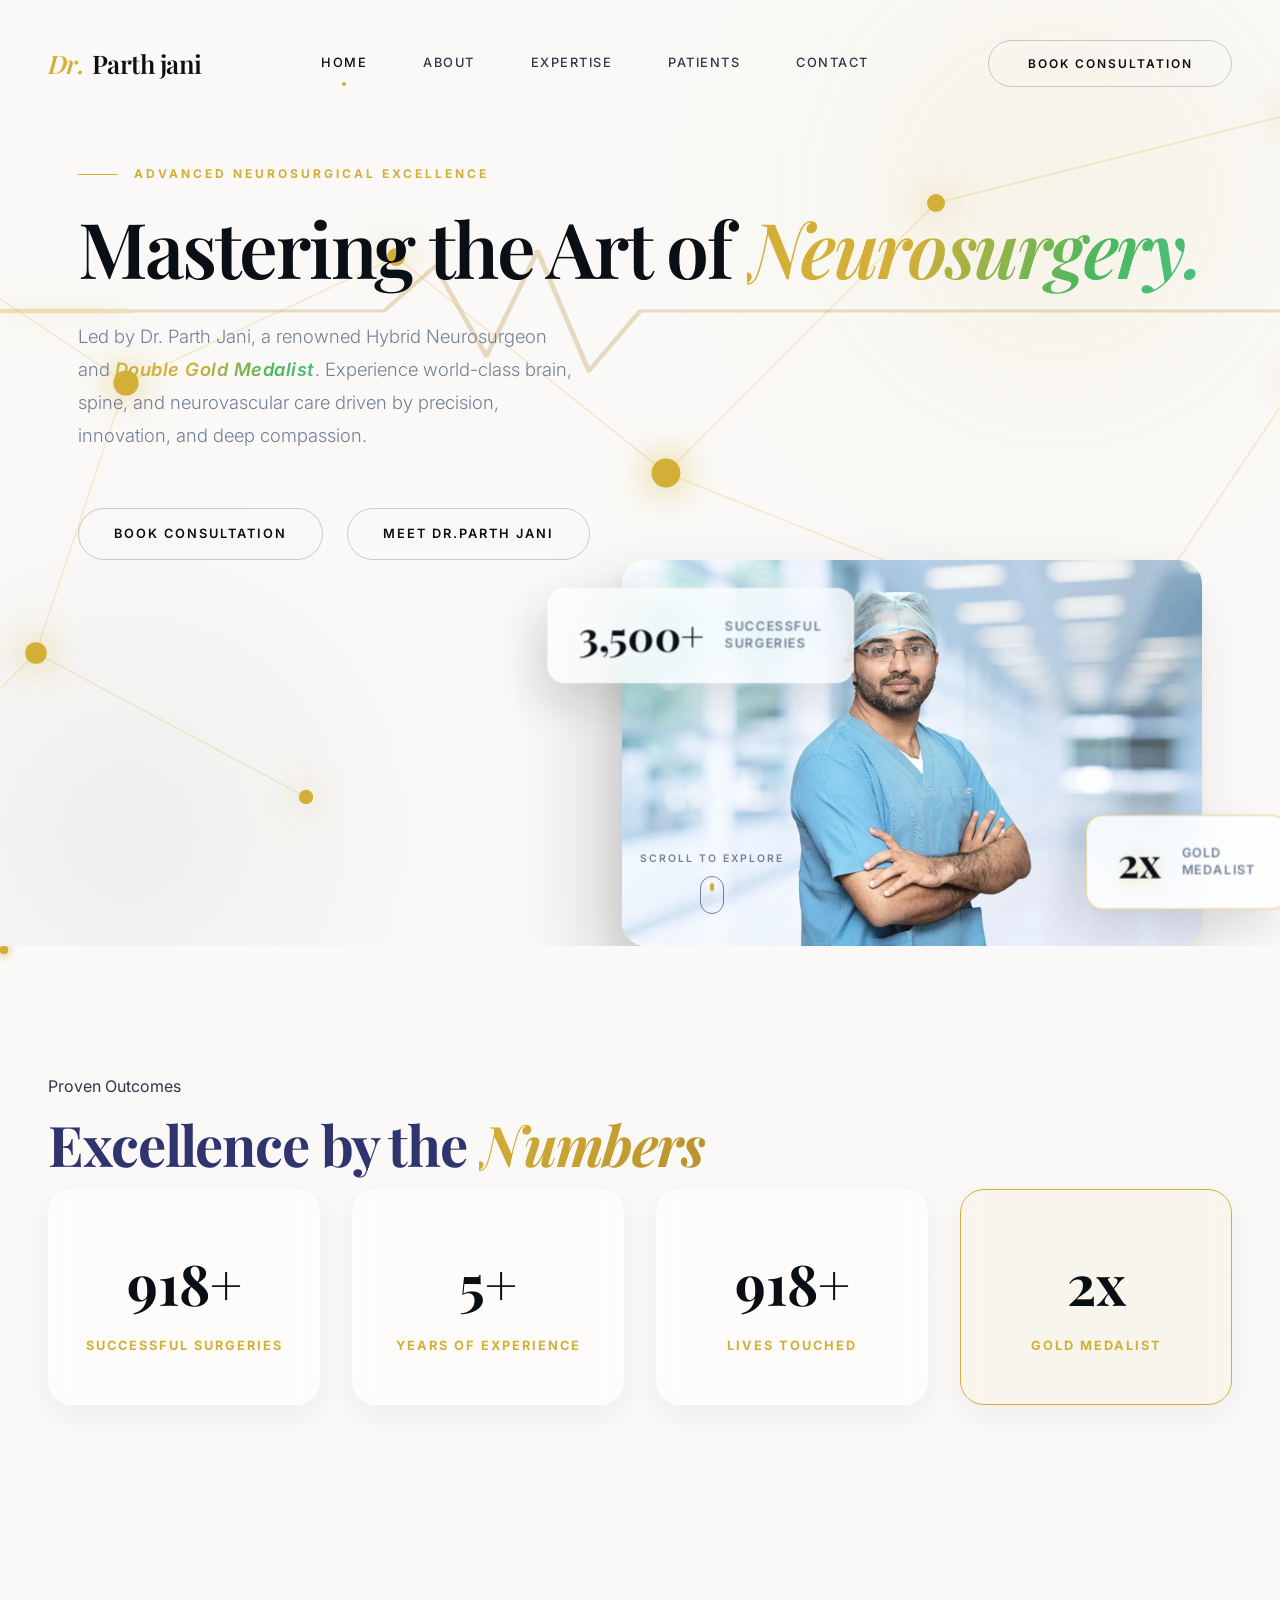
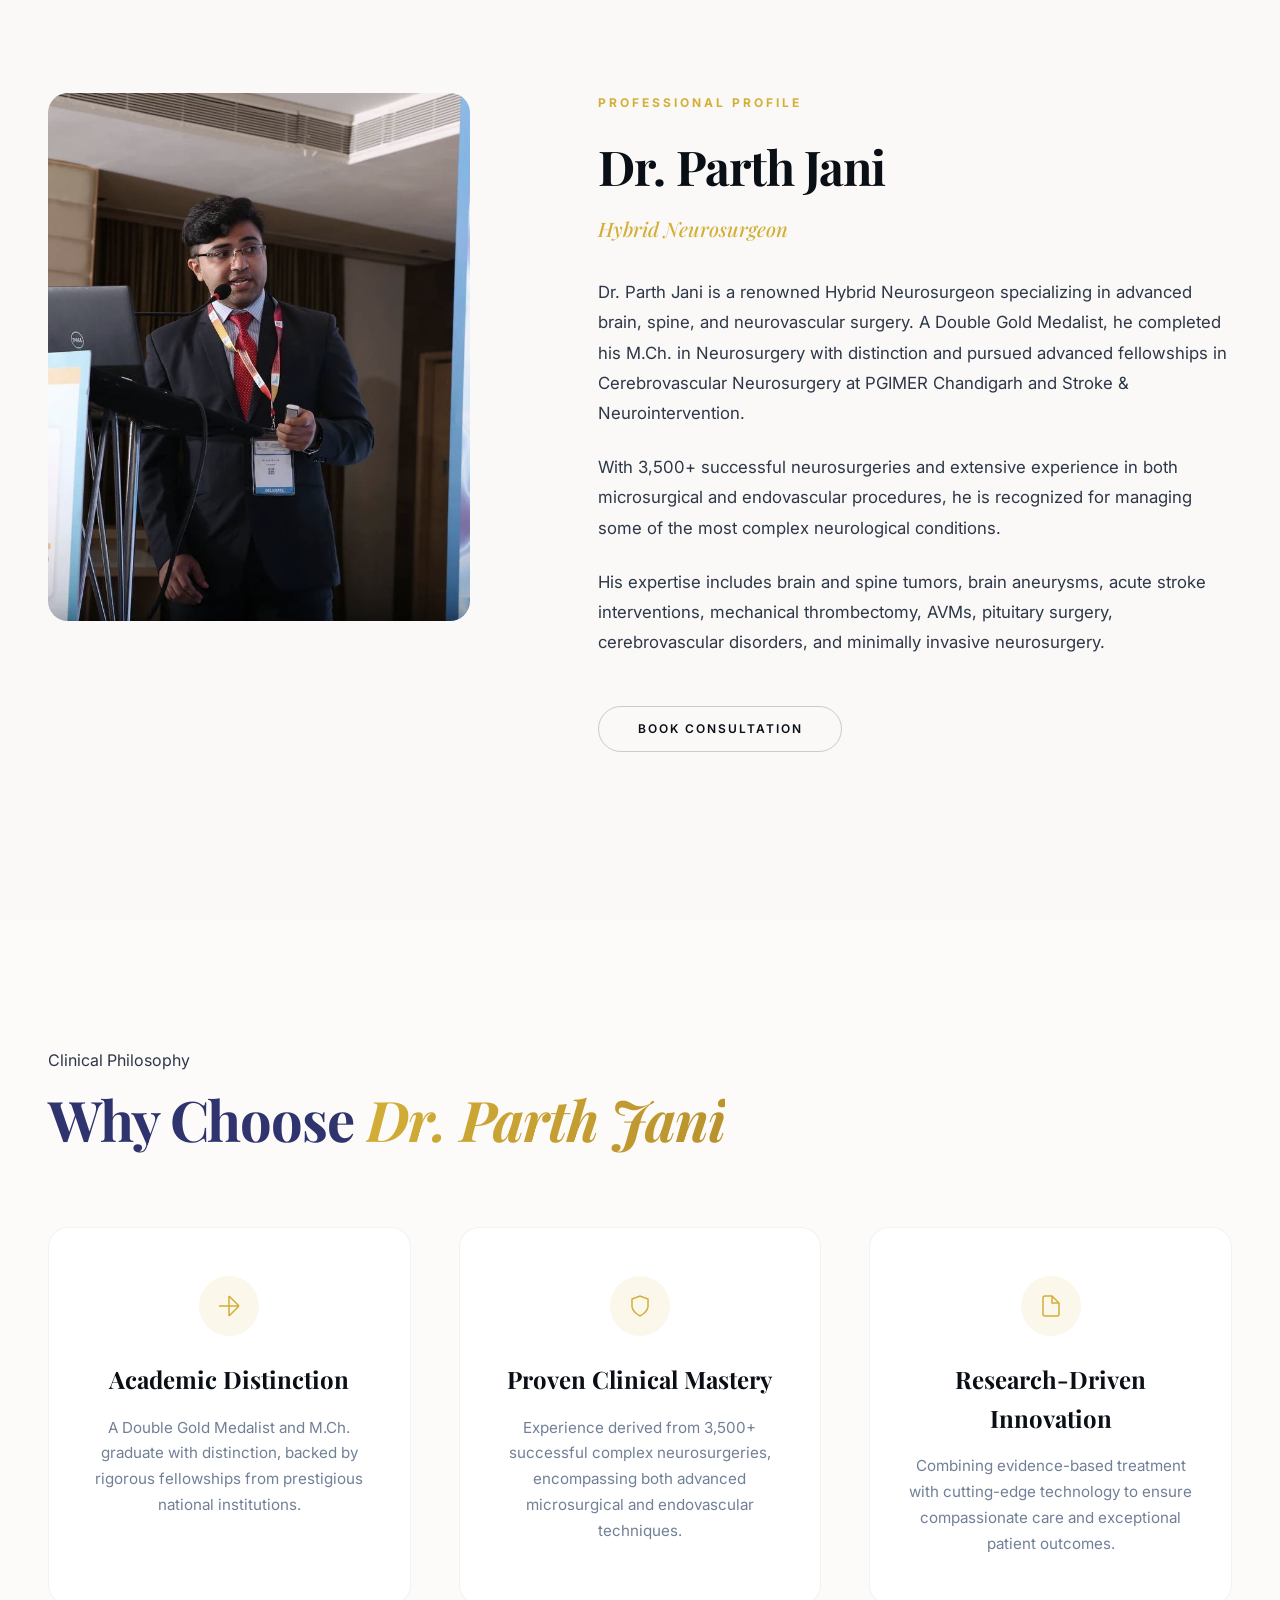
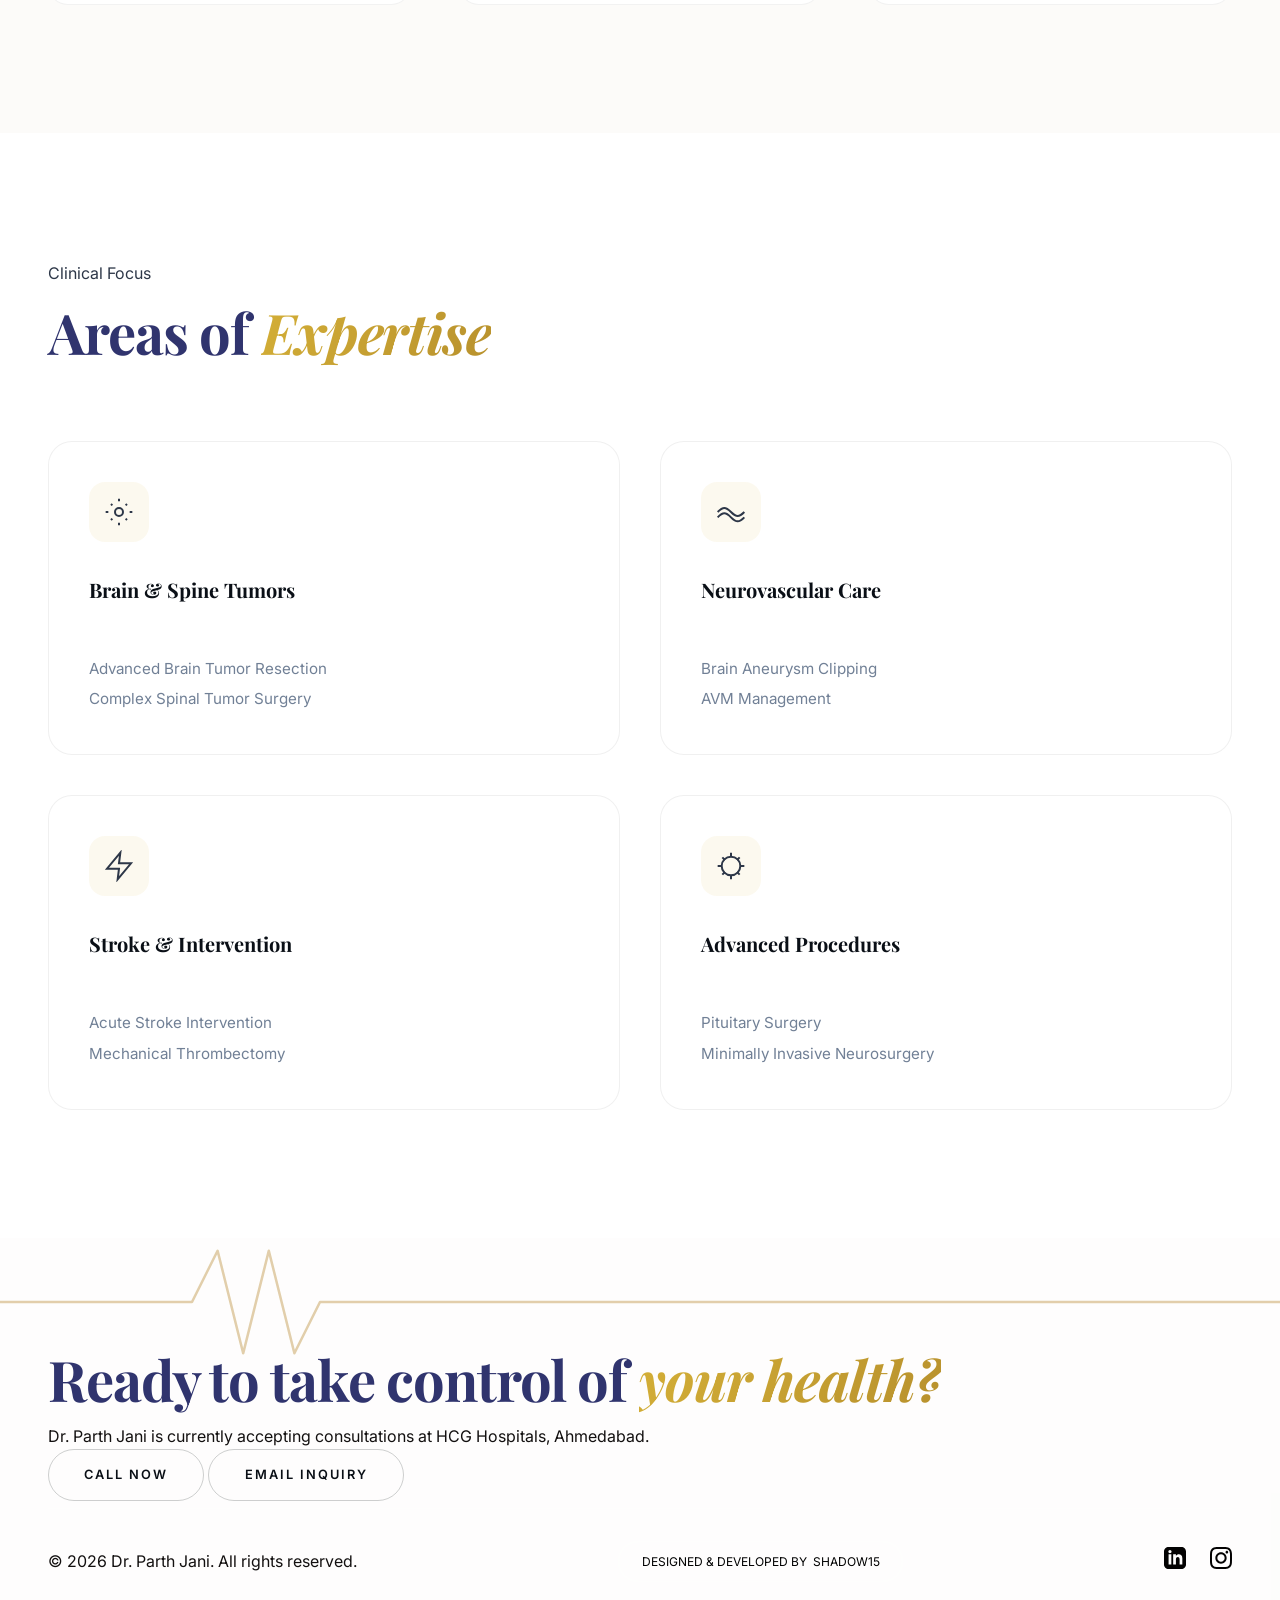
<file: index.html>
<!DOCTYPE html>
<html lang="en">
<head>
    <meta charset="UTF-8">
    <meta name="viewport" content="width=device-width, initial-scale=1.0">
    <title>Dr.Parth Jani | Portfolio Website </title>
    
    <link rel="preconnect" href="https://fonts.googleapis.com">
    <link rel="preconnect" href="https://fonts.gstatic.com" crossorigin>
    <link href="https://fonts.googleapis.com/css2?family=Inter:wght@300;400;500&family=Playfair+Display:ital,wght@0,600;0,700;1,600&display=swap" rel="stylesheet">
    
    <link rel="stylesheet" href="style.css">
</head>
<body>

    <header class="header" id="header">
        <nav class="navbar container">
            <a href="index.html" class="nav-logo">
                <span class="logo-accent">Dr.</span> Parth jani
            </a>

            <div class="nav-menu" id="nav-menu">
                <ul class="nav-list">
                    <li class="nav-item"><a href="index.html" class="nav-link active">Home</a></li>
                    <li class="nav-item"><a href="about.html" class="nav-link">About</a></li>
                    <li class="nav-item"><a href="expertise.html" class="nav-link">Expertise</a></li>
                    <li class="nav-item"><a href="testimonials.html" class="nav-link">Patients</a></li>
                    <li class="nav-item"><a href="contact.html" class="nav-link ">Contact</a></li>
                    
                    
                </ul>
                
                <div class="nav-close" id="nav-close">
                    <span class="line line-1"></span>
                    <span class="line line-2"></span>
                </div>
            </div>

            <div class="nav-actions">
             <a href="contact.html" class="btn-primary">Book Consultation</a>
                
                <div class="nav-toggle" id="nav-toggle">
                    <span class="line line-1"></span>
                    <span class="line line-2"></span>
                    <span class="line line-3"></span>
                </div>
            </div>
        </nav>
    </header>
    <!-- ==================== HERO SECTION (ULTRA-PREMIUM MEDICAL) ==================== -->
    <main class="main">
        <section class="hero section" id="home">
            
            <!-- === ADVANCED HEAVILY LOADED MEDICAL BACKGROUND === -->
            <div class="medical-bg">
                
                <!-- [DESKTOP]: Neurology Synapses & Tech Grid -->
                <div class="desktop-medical-bg">
                    <!-- Firing Brain Synapse Network -->
                    <svg class="brain-network" viewBox="0 0 1000 600" preserveAspectRatio="xMidYMid slice">
                        <g class="neural-links">
                            <path d="M100,150 L250,250 L400,180" class="neuron-link"/>
                            <path d="M250,250 L200,400 L350,480" class="neuron-link"/>
                            <path d="M400,180 L550,300 L700,150" class="neuron-link"/>
                            <path d="M550,300 L800,400 L900,250" class="neuron-link"/>
                            <path d="M700,150 L900,100" class="neuron-link"/>
                            <path d="M200,400 L100,500" class="neuron-link"/>
                        </g>
                        <g class="neural-nodes">
                            <circle cx="100" cy="150" r="4" class="neuron-node node-1"/>
                            <circle cx="250" cy="250" r="7" class="neuron-node node-2"/>
                            <circle cx="400" cy="180" r="5" class="neuron-node node-3"/>
                            <circle cx="200" cy="400" r="6" class="neuron-node node-4"/>
                            <circle cx="350" cy="480" r="4" class="neuron-node node-5"/>
                            <circle cx="550" cy="300" r="8" class="neuron-node node-1"/>
                            <circle cx="700" cy="150" r="5" class="neuron-node node-2"/>
                            <circle cx="800" cy="400" r="6" class="neuron-node node-3"/>
                            <circle cx="900" cy="250" r="4" class="neuron-node node-4"/>
                            <circle cx="900" cy="100" r="5" class="neuron-node node-5"/>
                            <circle cx="100" cy="500" r="5" class="neuron-node node-3"/>
                        </g>
                    </svg>

                    <!-- Glowing EKG Tech Line -->
                    <svg class="neuro-pulse-desktop" viewBox="0 0 1000 100" preserveAspectRatio="none">
                        <polyline class="pulse-line" points="0,50 150,50 170,20 190,80 210,10 230,90 250,50 500,50 650,50 670,20 690,80 710,10 730,90 750,50 1000,50" />
                        <!-- Scanning electric tracer -->
                        <polyline class="pulse-tracer" points="0,50 150,50 170,20 190,80 210,10 230,90 250,50 500,50 650,50 670,20 690,80 710,10 730,90 750,50 1000,50" />
                    </svg>
                </div>

                <!-- [MOBILE]: Immersive Pumping Heart & Electric Pulse -->
                <div class="mobile-medical-bg">
                    <!-- Beating Medical Heart Icon -->
                    <svg class="pumping-heart-mobile" viewBox="0 0 100 100">
                        <defs>
                            <linearGradient id="heartGlow" x1="0%" y1="0%" x2="100%" y2="100%">
                                <stop offset="0%" stop-color="var(--color-secondary)" />
                                <stop offset="100%" stop-color="#b8912d" />
                            </linearGradient>
                        </defs>
                        <path d="M 50,85 C 50,85 10,55 10,30 C 10,15 25,5 40,15 L 50,25 L 60,15 C 75,5 90,15 90,30 C 90,55 50,85 50,85 Z" fill="url(#heartGlow)" />
                    </svg>
                    
                    <!-- Sweeping EKG Line -->
                    <svg class="neuro-pulse-mobile" viewBox="0 0 500 100" preserveAspectRatio="none">
                        <polyline class="pulse-line-mobile" points="0,50 100,50 120,20 140,80 160,10 180,90 200,50 500,50 600,50 620,20 640,80 660,10 680,90 700,50 1000,50" />
                    </svg>
                </div>
            </div>

            <!-- === HERO CONTENT & 3D IMAGE FOREGROUND === -->
            <div class="hero-container container grid">
                
                <div class="hero-data">
                    <span class="hero-subtitle reveal">Advanced Neurosurgical Excellence</span>
                    
                    <h1 class="hero-title reveal reveal-delay-1">Mastering the Art of <span class="shimmer-text">Neurosurgery.</span></h1>
                    
                    <p class="hero-description reveal reveal-delay-2">
                        Led by Dr. Parth Jani, a renowned Hybrid Neurosurgeon and <strong class="text-highlight-gold shimmer-text">Double Gold Medalist</strong>. Experience world-class brain, spine, and neurovascular care driven by precision, innovation, and deep compassion.
                    </p>
                    
                    <!-- UPDATED: Using dedicated .btn-hero class -->
                    <div class="hero-btns reveal reveal-delay-3">
                        <a href="#appointment" class="btn-hero glow-effect">Book Consultation</a>
                        <a href="#about" class="btn-hero glow-effect">Meet Dr.Parth Jani</a>
                    </div>
                </div>

                <div class="hero-images reveal reveal-delay-2">
                    <div class="hero-img-box">
                        <img src="img/dr. parth janiprofile image.webp" alt="Dr. Parth Jani - Neurosurgeon" class="hero-img">
                        
                        <div class="floating-card glass-card card-1">
                            <span class="card-number">3,500+</span>
                            <span class="card-text">Successful<br>Surgeries</span>
                        </div>

                        <div class="floating-card glass-card card-2 highlight-gold pulse-glow">
                            <span class="card-number gold-text-accent">2x</span>
                            <span class="card-text">Gold<br>Medalist</span>
                        </div>
                    </div>
                </div>
                
            </div>

            <!-- Luxury Scroll Down Indicator -->
            <div class="scroll-indicator reveal reveal-delay-4">
                <span class="scroll-text">Scroll to explore</span>
                <div class="scroll-mouse">
                    <div class="scroll-wheel"></div>
                </div>
            </div>
        </section>
    </main>


    <section class="trust-stats section" id="statistics">
        
        <div class="stats-bg">
            <div class="synapse-field" id="synapse-field">
                <div class="synapse-node n1"></div>
                <div class="synapse-node n2"></div>
                <div class="synapse-node n3"></div>
                <div class="synapse-node n4"></div>
            </div>
            <svg class="data-wave" viewBox="0 0 1200 400" preserveAspectRatio="none">
                <path class="wave-path" d="M 0,200 C 200,100 400,300 600,200 C 800,100 1000,300 1200,200 L 1200,400 L 0,400 Z" />
            </svg>
        </div>

        <div class="container relative-z">
            <div class="section-title-wrapper reveal">
                <span class="section-subtitle">Proven Outcomes</span>
                <h2 class="section-title">Excellence by the <span>Numbers</span></h2>
            </div>

            <div class="stats-grid">
                <div class="stat-card glass-light reveal reveal-delay-1">
                    <h3 class="stat-number"><span class="counter" data-target="3500">0</span>+</h3>
                    <p class="stat-label">Successful Surgeries</p>
                </div>
                <div class="stat-card glass-light reveal reveal-delay-2">
                    <h3 class="stat-number"><span class="counter" data-target="5">0</span>+</h3>
                    <p class="stat-label">Years of Experience</p>
                </div>
                <div class="stat-card glass-light reveal reveal-delay-3">
                    <h3 class="stat-number"><span class="counter" data-target="3500">0</span>+</h3>
                    <p class="stat-label">Lives Touched</p>
                </div>
                <div class="stat-card glass-light highlight-gold-light reveal reveal-delay-4">
                    <h3 class="stat-number"><span class="counter" data-target="2">0</span>x</h3>
                    <p class="stat-label">Gold Medalist</p>
                </div>
            </div>
        </div>
    </section>


    <section class="about section" id="about">
        <div class="about-container container grid">
            
            <div class="about-visual reveal">
                <div class="about-img-box">
                    <img src="img/homepage.webp" alt="Dr. Parth Jani" class="about-img">
                    <div class="img-accent-frame"></div>
                </div>
            </div>

            <div class="about-data">
                <span class="about-subtitle reveal reveal-delay-1">Professional Profile</span>
                <h2 class="section-title reveal reveal-delay-1">Dr. Parth Jani</h2>
                <h4 class="about-designation reveal reveal-delay-2">Hybrid Neurosurgeon</h4>
                
                <div class="about-bio reveal reveal-delay-3">
                    <p>Dr. Parth Jani is a renowned Hybrid Neurosurgeon specializing in advanced brain, spine, and neurovascular surgery. A Double Gold Medalist, he completed his M.Ch. in Neurosurgery with distinction and pursued advanced fellowships in Cerebrovascular Neurosurgery at PGIMER Chandigarh and Stroke & Neurointervention.</p>
                    
                    <p>With 3,500+ successful neurosurgeries and extensive experience in both microsurgical and endovascular procedures, he is recognized for managing some of the most complex neurological conditions.</p>
                    
                    <p>His expertise includes brain and spine tumors, brain aneurysms, acute stroke interventions, mechanical thrombectomy, AVMs, pituitary surgery, cerebrovascular disorders, and minimally invasive neurosurgery.</p>
                </div>

                <div class="about-cta reveal reveal-delay-4">
                    <a href="#appointment" class="btn-primary">Book Consultation</a>
                </div>
            </div>
        </div>
    </section>

    <!-- ==================== WHY CHOOSE DOCTOR SECTION ==================== -->
    <section class="why-choose section" id="why-choose">
        <div class="container">
            
            <div class="section-title-wrapper reveal">
                <span class="section-subtitle">Clinical Philosophy</span>
                <h2 class="section-title">Why Choose <span>Dr. Parth Jani</span></h2>
            </div>

            <div class="why-grid">
                <!-- Advantage 1: Academic Excellence -->
                <div class="why-card reveal reveal-delay-1">
                    <div class="why-icon">
                        <svg viewBox="0 0 24 24" fill="none" stroke="currentColor" stroke-width="1.5"><path d="M12 2v20M2 12h20M12 2L22 12M22 12L12 22"/></svg>
                    </div>
                    <h3>Academic Distinction</h3>
                    <p>A Double Gold Medalist and M.Ch. graduate with distinction, backed by rigorous fellowships from prestigious national institutions.</p>
                </div>

                <!-- Advantage 2: Clinical Mastery -->
                <div class="why-card reveal reveal-delay-2">
                    <div class="why-icon">
                        <svg viewBox="0 0 24 24" fill="none" stroke="currentColor" stroke-width="1.5"><path d="M12 22s8-4 8-10V5l-8-3-8 3v7c0 6 8 10 8 10z"/></svg>
                    </div>
                    <h3>Proven Clinical Mastery</h3>
                    <p>Experience derived from 3,500+ successful complex neurosurgeries, encompassing both advanced microsurgical and endovascular techniques.</p>
                </div>

                <!-- Advantage 3: Innovative Care -->
                <div class="why-card reveal reveal-delay-3">
                    <div class="why-icon">
                        <svg viewBox="0 0 24 24" fill="none" stroke="currentColor" stroke-width="1.5"><path d="M13 2H6a2 2 0 0 0-2 2v16a2 2 0 0 0 2 2h12a2 2 0 0 0 2-2V9z"/><polyline points="13 2 13 9 20 9"/></svg>
                    </div>
                    <h3>Research-Driven Innovation</h3>
                    <p>Combining evidence-based treatment with cutting-edge technology to ensure compassionate care and exceptional patient outcomes.</p>
                </div>
            </div>
        </div>
    </section>


    <!-- ==================== EXPERTISE SECTION (ANIMATED ICONS) ==================== -->
    <section class="expertise section" id="expertise">
        <div class="container">
            
            <div class="section-title-wrapper reveal">
                <span class="section-subtitle">Clinical Focus</span>
                <h2 class="section-title">Areas of <span>Expertise</span></h2>
            </div>

            <div class="expertise-grid">
                <!-- Brain & Tumor (Animated Brain Pulse) -->
                <div class="expertise-card reveal">
                    <div class="exp-icon-box">
                        <svg class="anim-icon" viewBox="0 0 24 24" fill="none" stroke="currentColor" stroke-width="1.5">
                            <path class="brain-pulse" d="M12 2v2M2 12h2M22 12h-2M12 22v-2M6 6l1 1M17 17l1 1M17 7l1-1M6 18l1-1"/>
                            <circle class="brain-core" cx="12" cy="12" r="3"/>
                        </svg>
                    </div>
                    <h3>Brain & Spine Tumors</h3>
                    <ul>
                        <li>Advanced Brain Tumor Resection</li>
                        <li>Complex Spinal Tumor Surgery</li>
                    </ul>
                </div>

                <!-- Neurovascular (Flowing Blood/Pulse) -->
                <div class="expertise-card reveal reveal-delay-1">
                    <div class="exp-icon-box">
                        <svg class="anim-icon" viewBox="0 0 24 24" fill="none" stroke="currentColor" stroke-width="1.5">
                            <path class="flow-path" d="M2 12c4-4 6-4 10 0s6 4 10 0" />
                            <path class="flow-path-2" d="M2 16c4-4 6-4 10 0s6 4 10 0" />
                        </svg>
                    </div>
                    <h3>Neurovascular Care</h3>
                    <ul>
                        <li>Brain Aneurysm Clipping</li>
                        <li>AVM Management</li>
                    </ul>
                </div>

                <!-- Stroke (Electric Strike) -->
                <div class="expertise-card reveal reveal-delay-2">
                    <div class="exp-icon-box">
                        <svg class="anim-icon" viewBox="0 0 24 24" fill="none" stroke="currentColor" stroke-width="1.5">
                            <path class="bolt-path" d="M13 2L3 14h9l-1 8 10-12h-9l1-8z"/>
                        </svg>
                    </div>
                    <h3>Stroke & Intervention</h3>
                    <ul>
                        <li>Acute Stroke Intervention</li>
                        <li>Mechanical Thrombectomy</li>
                    </ul>
                </div>

                <!-- Advanced Procedures (Precision Gear) -->
                <div class="expertise-card reveal reveal-delay-3">
                    <div class="exp-icon-box">
                        <svg class="anim-icon" viewBox="0 0 24 24" fill="none" stroke="currentColor" stroke-width="1.5">
                            <circle class="gear-outer" cx="12" cy="12" r="7"/>
                            <path class="gear-teeth" d="M12 2v3M12 19v3M2 12h3M19 12h3M5.5 5.5l2 2M16.5 16.5l2 2M5.5 18.5l2-2M16.5 7.5l2-2"/>
                        </svg>
                    </div>
                    <h3>Advanced Procedures</h3>
                    <ul>
                        <li>Pituitary Surgery</li>
                        <li>Minimally Invasive Neurosurgery</li>
                    </ul>
                </div>
            </div>
        </div>
    </section>

<!-- ==================== FOOTER & APPOINTMENT HUB ==================== -->
<footer class="footer-hub" id="contact">
    <!-- Pulse Animation Background -->
    <div class="footer-bg-anim">
        <svg class="footer-pulse" viewBox="0 0 1000 100" preserveAspectRatio="none">
            <polyline class="pulse-line" points="0,50 150,50 170,10 190,90 210,10 230,90 250,50 1000,50" />
        </svg>
    </div>

    <div class="container relative-z">
        <!-- Appointment Card -->
        <div class="appointment-card reveal">
            <h2 class="section-title">Ready to take control of <span>your health?</span></h2>
            <p>Dr. Parth Jani is currently accepting consultations at HCG Hospitals, Ahmedabad.</p>
            <div class="appointment-btns">
                <a href="tel:+91088664 49844" class="btn-hero">Call Now</a>
                <a href="mailto:contact@drparthjani.com" class="btn-hero">Email Inquiry</a>
            </div>
        </div>

        <!-- Footer Bottom -->
        <div class="footer-bottom">
            <p class="copyright">&copy; 2026 Dr. Parth Jani. All rights reserved.</p>
            
            <a href="https://shadow15.in" class="agency-btn" target="_blank" rel="noopener noreferrer">
                Designed & Developed by <span class="brand-name">Shadow15</span>
            </a>

            <div class="footer-social">
                <a href="https://www.linkedin.com/in/drparthjani/" target="_blank" rel="noopener noreferrer" aria-label="LinkedIn">
                    <svg class="social-icon" viewBox="0 0 24 24"><path d="M19 0h-14c-2.761 0-5 2.239-5 5v14c0 2.761 2.239 5 5 5h14c2.762 0 5-2.239 5-5v-14c0-2.761-2.238-5-5-5zm-11 19h-3v-11h3v11zm-1.5-12.268c-.966 0-1.75-.79-1.75-1.764s.784-1.764 1.75-1.764 1.75.79 1.75 1.764-.783 1.764-1.75 1.764zm13.5 12.268h-3v-5.604c0-3.368-4-3.113-4 0v5.604h-3v-11h3v1.765c1.396-2.586 7-2.777 7 2.476v6.759z"/></svg>
                </a>
                <a href="https://instagram.com" target="_blank" rel="noopener noreferrer" aria-label="Instagram">
                    <svg class="social-icon" viewBox="0 0 24 24"><path d="M12 2.163c3.204 0 3.584.012 4.85.07 3.252.148 4.771 1.691 4.919 4.919.058 1.265.069 1.645.069 4.849 0 3.205-.012 3.584-.069 4.849-.149 3.225-1.664 4.771-4.919 4.919-1.266.058-1.644.07-4.85.07-3.204 0-3.584-.012-4.849-.07-3.26-.149-4.771-1.699-4.919-4.92-.058-1.265-.07-1.644-.07-4.849 0-3.204.013-3.583.07-4.849.149-3.227 1.664-4.771 4.919-4.919 1.266-.057 1.645-.069 4.849-.069zm0-2.163c-3.259 0-3.667.014-4.947.072-4.358.2-6.78 2.618-6.98 6.98-.059 1.281-.073 1.689-.073 4.948 0 3.259.014 3.668.072 4.948.2 4.358 2.618 6.78 6.98 6.98 1.281.058 1.689.072 4.948.072 3.259 0 3.668-.014 4.948-.072 4.354-.2 6.782-2.618 6.979-6.98.059-1.28.073-1.689.073-4.948 0-3.259-.014-3.667-.072-4.948-.196-4.354-2.618-6.78-6.979-6.98-1.281-.059-1.69-.073-4.949-.073zm0 5.838c-3.403 0-6.162 2.759-6.162 6.162s2.759 6.163 6.162 6.163 6.162-2.759 6.162-6.163c0-3.403-2.759-6.162-6.162-6.162zm0 10.162c-2.209 0-4-1.79-4-4 0-2.209 1.791-4 4-4s4 1.791 4 4c0 2.21-1.791 4-4 4zm6.406-11.845c-.796 0-1.441.645-1.441 1.44s.645 1.44 1.441 1.44c.795 0 1.439-.645 1.439-1.44s-.644-1.44-1.439-1.44z"/></svg>
                </a>
            </div>
        </div>
    </div>
</footer>
    
    <script src="script.js"></script>
</body>
</html>
</file>
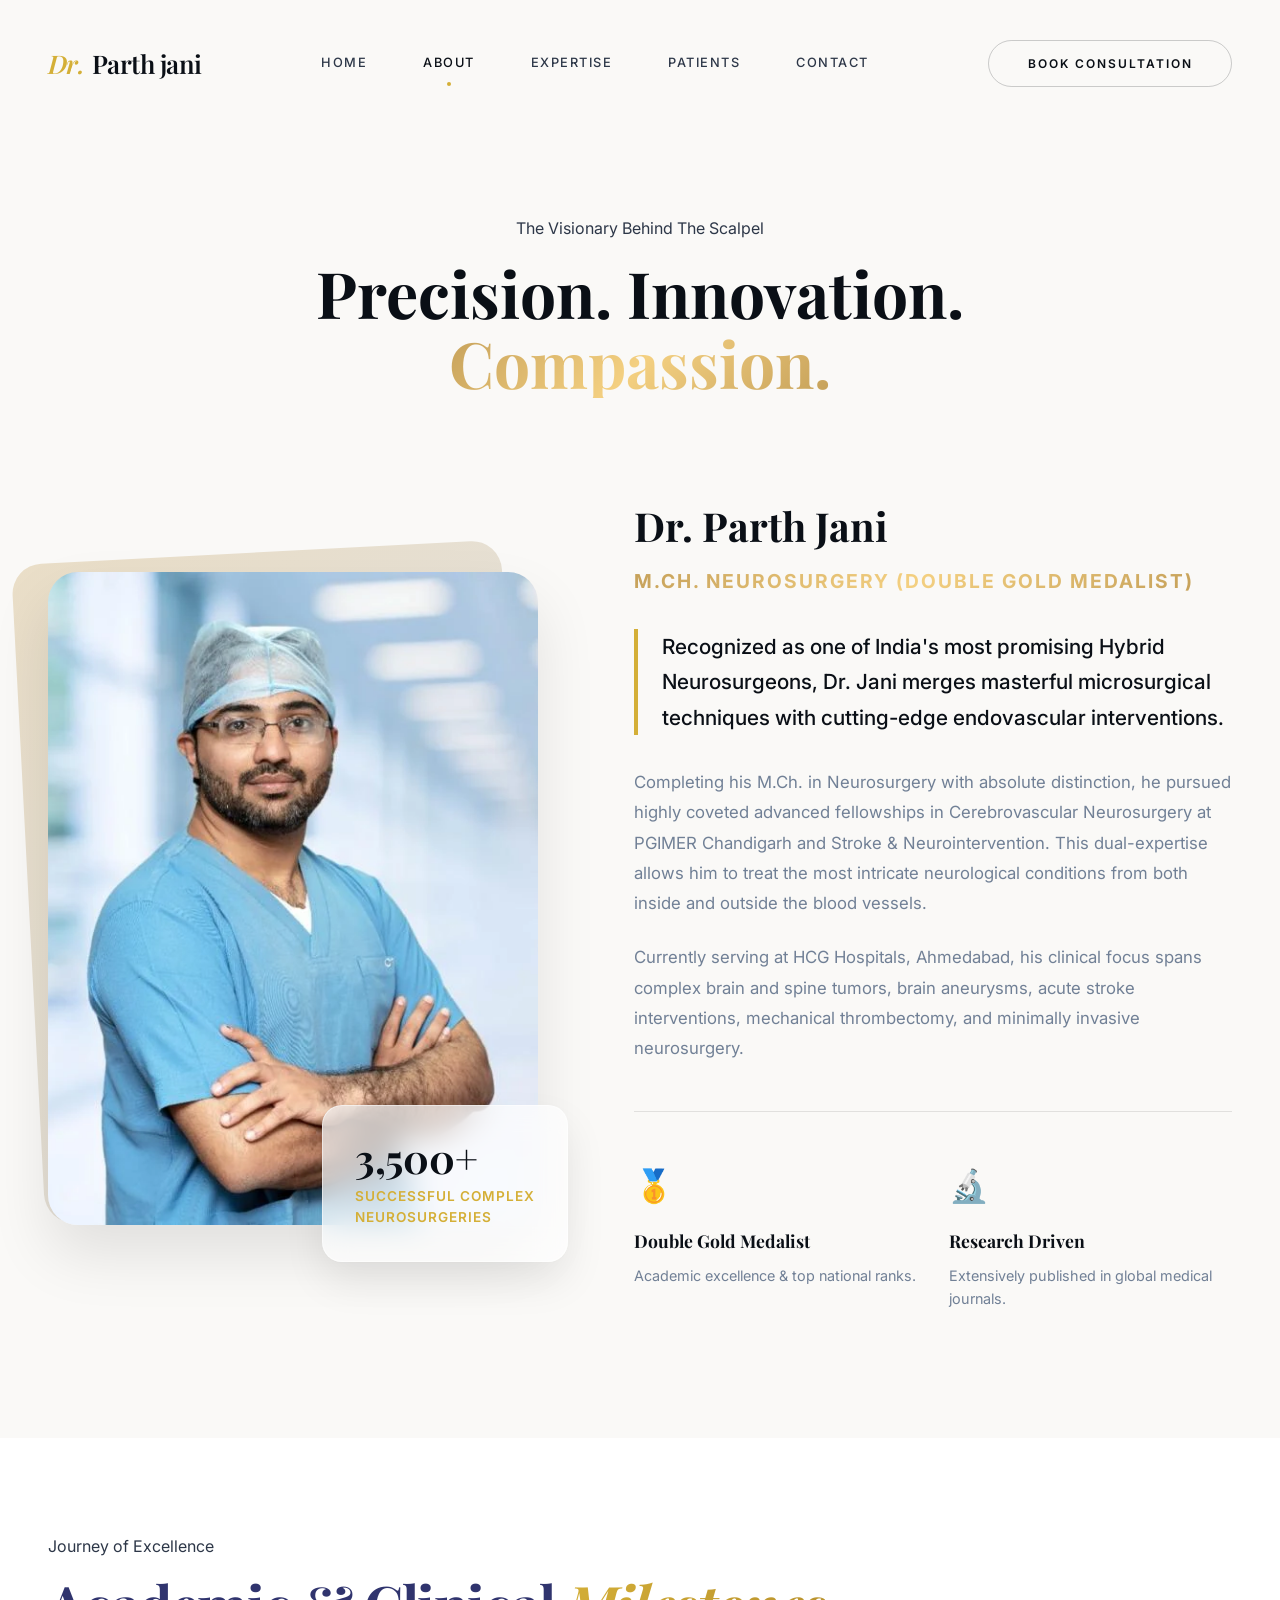
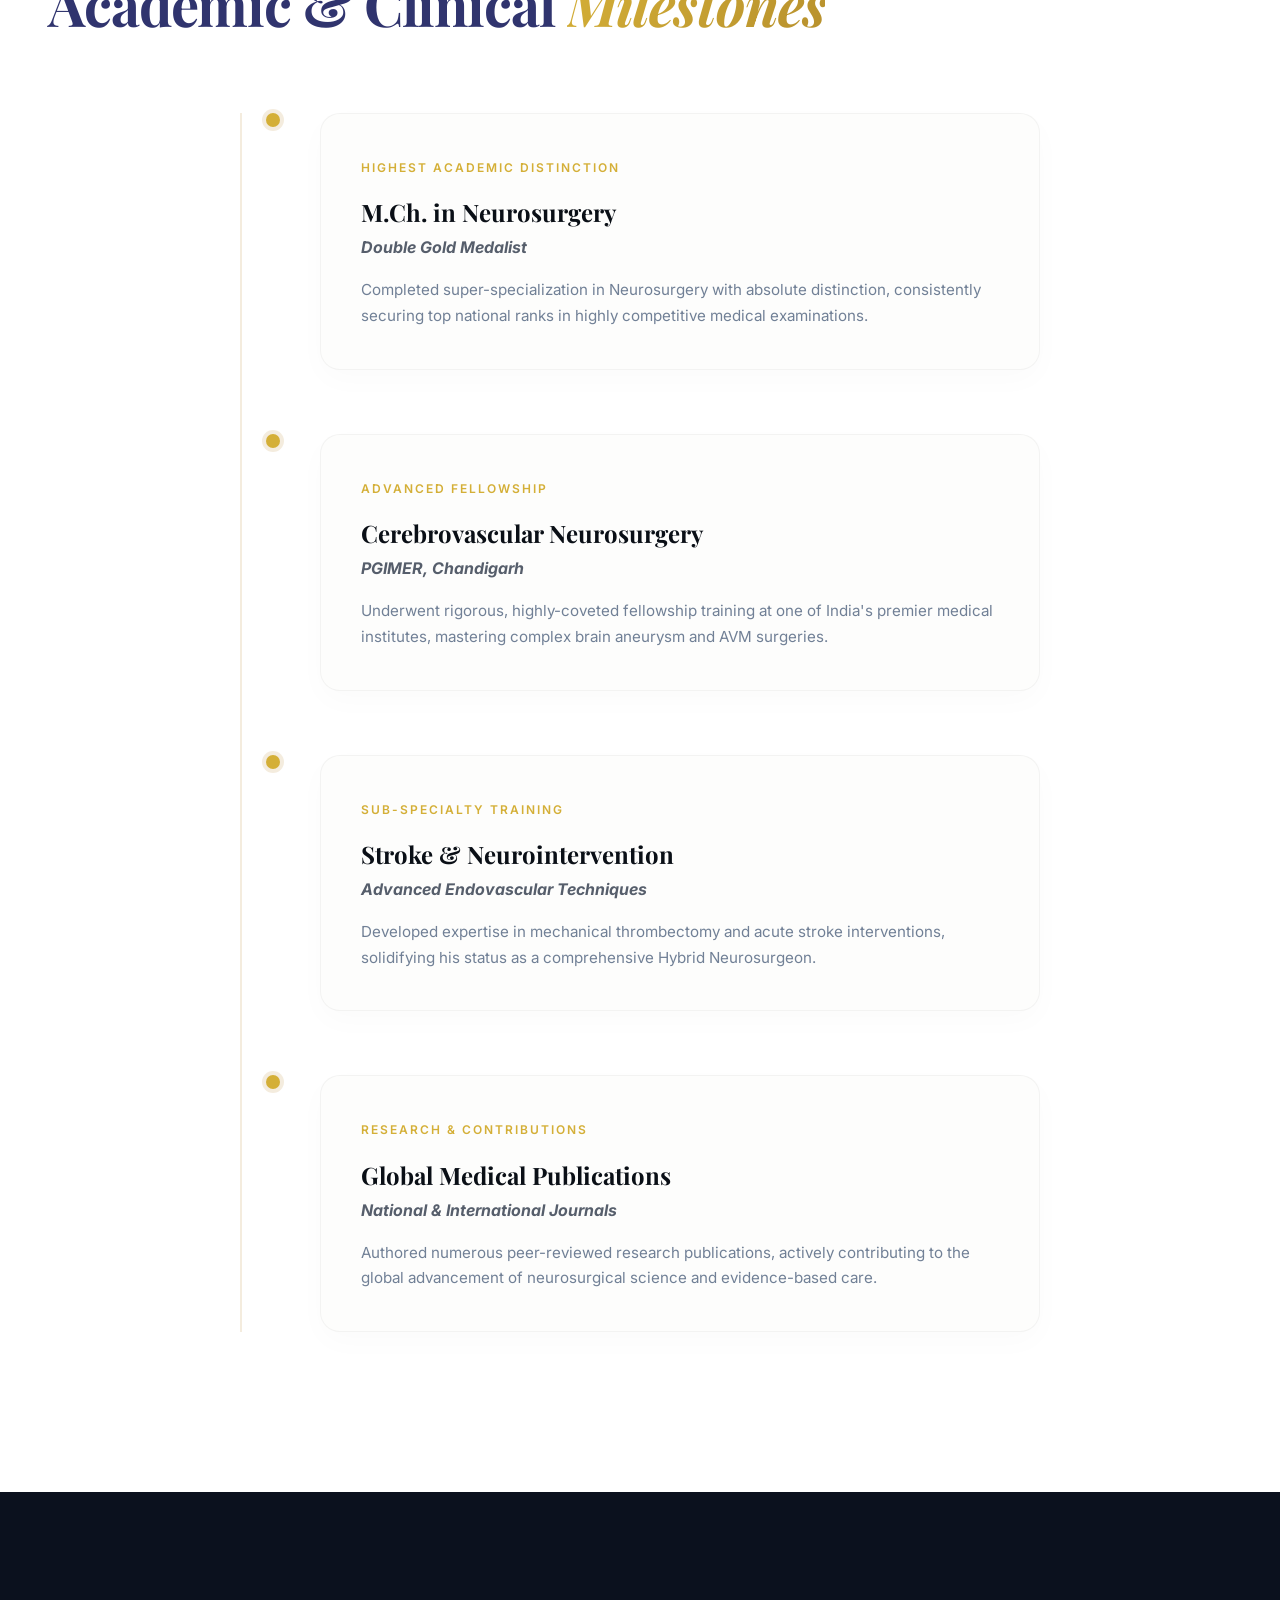
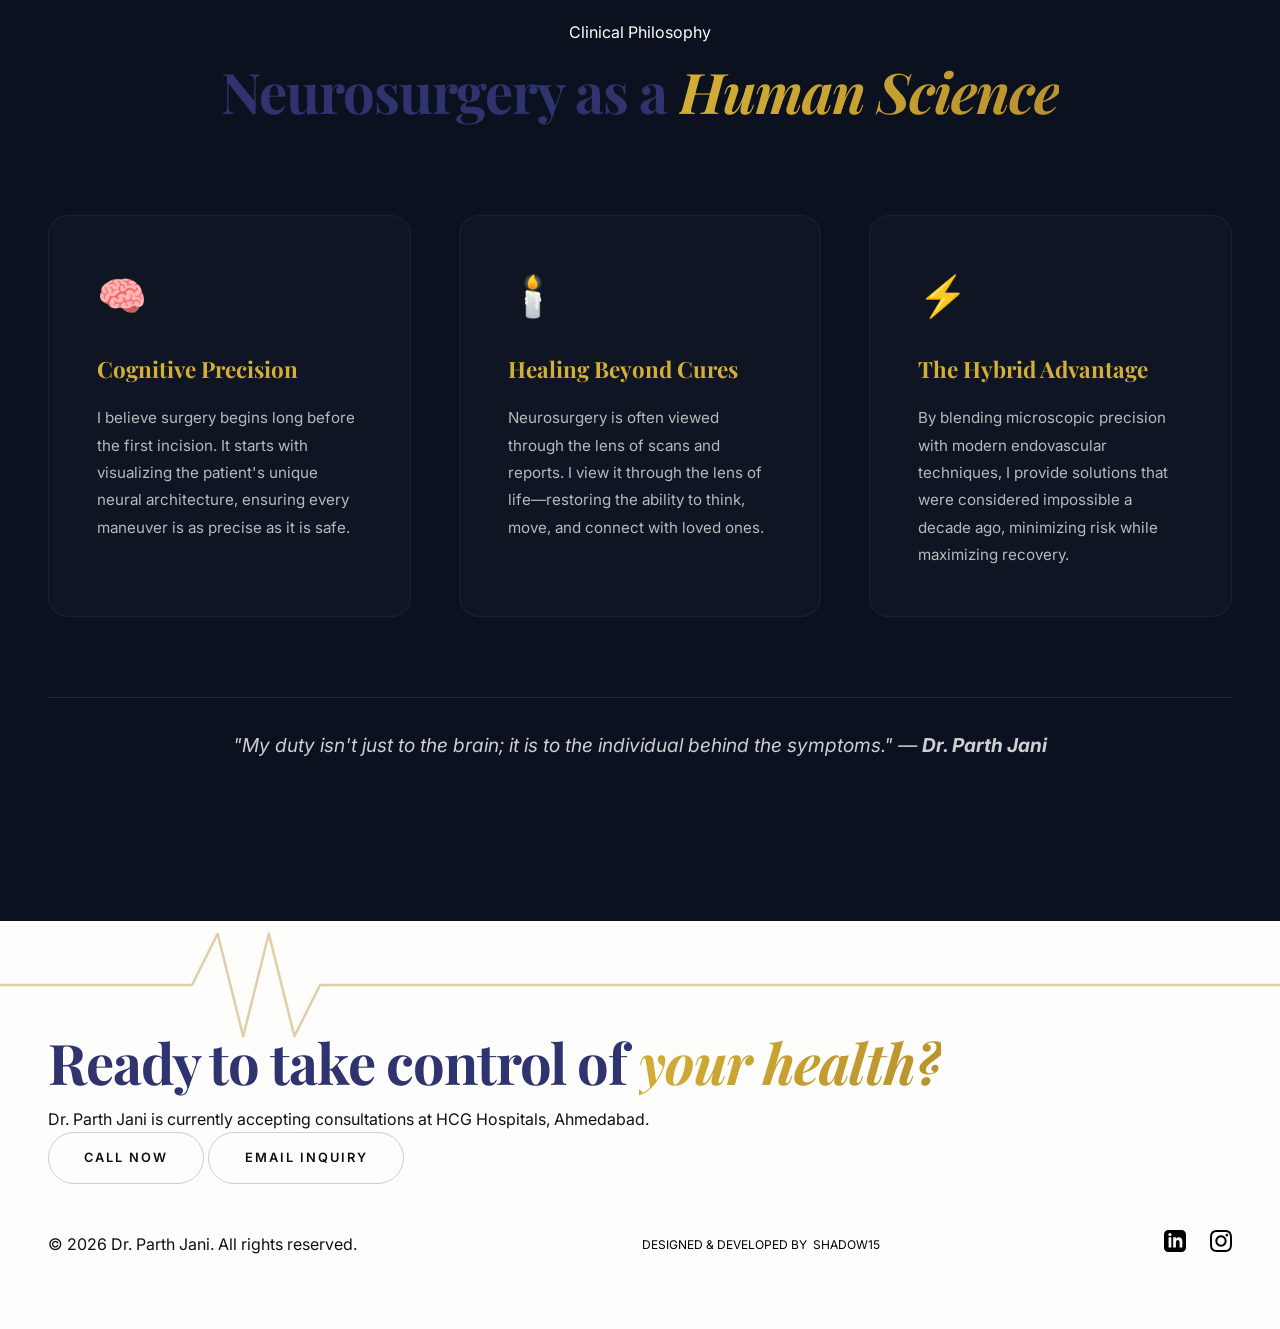
<file: about.html>
<!DOCTYPE html>
<html lang="en">
<head>
    <meta charset="UTF-8">
    <meta name="viewport" content="width=device-width, initial-scale=1.0">
  <title>Dr.Parth Jani | Portfolio Website </title>
    
    <link rel="preconnect" href="https://fonts.googleapis.com">
    <link rel="preconnect" href="https://fonts.gstatic.com" crossorigin>
    <link href="https://fonts.googleapis.com/css2?family=Inter:wght@300;400;500&family=Playfair+Display:ital,wght@0,600;0,700;1,600&display=swap" rel="stylesheet">
    
    <link rel="stylesheet" href="style.css">
</head>
<body>

    <header class="header" id="header">
        <nav class="navbar container">
            <a href="index.html" class="nav-logo">
                <span class="logo-accent">Dr.</span> Parth jani
            </a>

            <div class="nav-menu" id="nav-menu">
                <ul class="nav-list">
                    <li class="nav-item"><a href="index.html" class="nav-link">Home</a></li>
                    <li class="nav-item"><a href="about.html" class="nav-link active">About</a></li>
                    <li class="nav-item"><a href="expertise.html" class="nav-link">Expertise</a></li>
                    <li class="nav-item"><a href="testimonials.html" class="nav-link">Patients</a></li>
                    <li class="nav-item"><a href="contact.html" class="nav-link ">Contact</a></li>
                </ul>
                
                <div class="nav-close" id="nav-close">
                    <span class="line line-1"></span>
                    <span class="line line-2"></span>
                </div>
            </div>

            <div class="nav-actions">
                  <a href="contact.html" class="btn-primary">Book Consultation</a>
                
                <div class="nav-toggle" id="nav-toggle">
                    <span class="line line-1"></span>
                    <span class="line line-2"></span>
                    <span class="line line-3"></span>
                </div>
            </div>
        </nav>
    </header>


<!-- ==================== ABOUT PAGE HERO & BIO ==================== -->
<main class="about-page-main">
    
    <!-- Hero Title Section -->
    <section class="about-page-hero section">
        <div class="container">
            <span class="section-subtitle reveal">The Visionary Behind The Scalpel</span>
            <h1 class="about-main-title reveal reveal-delay-1">
                Precision. Innovation.<br>
                <span class="text-gradient">Compassion.</span>
            </h1>
        </div>
    </section>

    <!-- Main Biography Split Section -->
    <section class="about-page-content section">
        <div class="container about-grid">
            
            <!-- Left Column: Artistic Visual Presentation -->
            <div class="about-visual-col reveal">
                <div class="about-image-wrapper">
                    <!-- Subtle background glow -->
                    <div class="image-glow-bg"></div>
                    
                    <img src="img/dr. parth janiprofile image.webp" alt="Dr. Parth Jani" class="about-main-img">
                    
                    <!-- Floating Glassmorphism Highlight Card -->
                    <div class="floating-glass-card">
                        <span class="glass-number">3,500+</span>
                        <span class="glass-text">Successful Complex<br>Neurosurgeries</span>
                    </div>
                </div>
            </div>

            <!-- Right Column: Powerful Narrative -->
            <div class="about-text-col reveal reveal-delay-1">
                <div class="biography-content">
                    <h3 class="bio-heading">Dr. Parth Jani</h3>
                    <h4 class="bio-subheading text-gradient">M.Ch. Neurosurgery (Double Gold Medalist)</h4>
                    
                    <p class="lead-paragraph">
                        Recognized as one of India's most promising Hybrid Neurosurgeons, Dr. Jani merges masterful microsurgical techniques with cutting-edge endovascular interventions.
                    </p>
                    
                    <div class="bio-details">
                        <p>Completing his M.Ch. in Neurosurgery with absolute distinction, he pursued highly coveted advanced fellowships in Cerebrovascular Neurosurgery at PGIMER Chandigarh and Stroke & Neurointervention. This dual-expertise allows him to treat the most intricate neurological conditions from both inside and outside the blood vessels.</p>
                        
                        <p>Currently serving at HCG Hospitals, Ahmedabad, his clinical focus spans complex brain and spine tumors, brain aneurysms, acute stroke interventions, mechanical thrombectomy, and minimally invasive neurosurgery.</p>
                    </div>

                    <!-- Unique Value Proposition Grid -->
                    <div class="value-grid">
                        <div class="value-item">
                            <div class="value-icon">🥇</div>
                            <h5>Double Gold Medalist</h5>
                            <p>Academic excellence & top national ranks.</p>
                        </div>
                        <div class="value-item">
                            <div class="value-icon">🔬</div>
                            <h5>Research Driven</h5>
                            <p>Extensively published in global medical journals.</p>
                        </div>
                    </div>
                </div>
            </div>
        </div>
    </section>
</main>


<!-- ==================== ACADEMIC & CLINICAL MILESTONES ==================== -->
    <section class="milestones section">
        <div class="container">
            <div class="section-title-wrapper reveal">
                <span class="section-subtitle">Journey of Excellence</span>
                <h2 class="section-title">Academic & Clinical <span>Milestones</span></h2>
            </div>

            <div class="timeline-container">
                <!-- Timeline Item 1 -->
                <div class="timeline-item reveal">
                    <div class="timeline-dot"></div>
                    <div class="timeline-content">
                        <span class="timeline-category">Highest Academic Distinction</span>
                        <h3 class="timeline-title">M.Ch. in Neurosurgery</h3>
                        <h4 class="timeline-institution">Double Gold Medalist</h4>
                        <p>Completed super-specialization in Neurosurgery with absolute distinction, consistently securing top national ranks in highly competitive medical examinations.</p>
                    </div>
                </div>

                <!-- Timeline Item 2 -->
                <div class="timeline-item reveal reveal-delay-1">
                    <div class="timeline-dot"></div>
                    <div class="timeline-content">
                        <span class="timeline-category">Advanced Fellowship</span>
                        <h3 class="timeline-title">Cerebrovascular Neurosurgery</h3>
                        <h4 class="timeline-institution">PGIMER, Chandigarh</h4>
                        <p>Underwent rigorous, highly-coveted fellowship training at one of India's premier medical institutes, mastering complex brain aneurysm and AVM surgeries.</p>
                    </div>
                </div>

                <!-- Timeline Item 3 -->
                <div class="timeline-item reveal reveal-delay-2">
                    <div class="timeline-dot"></div>
                    <div class="timeline-content">
                        <span class="timeline-category">Sub-Specialty Training</span>
                        <h3 class="timeline-title">Stroke & Neurointervention</h3>
                        <h4 class="timeline-institution">Advanced Endovascular Techniques</h4>
                        <p>Developed expertise in mechanical thrombectomy and acute stroke interventions, solidifying his status as a comprehensive Hybrid Neurosurgeon.</p>
                    </div>
                </div>

                <!-- Timeline Item 4 -->
                <div class="timeline-item reveal reveal-delay-3">
                    <div class="timeline-dot"></div>
                    <div class="timeline-content">
                        <span class="timeline-category">Research & Contributions</span>
                        <h3 class="timeline-title">Global Medical Publications</h3>
                        <h4 class="timeline-institution">National & International Journals</h4>
                        <p>Authored numerous peer-reviewed research publications, actively contributing to the global advancement of neurosurgical science and evidence-based care.</p>
                    </div>
                </div>
            </div>
        </div>
    </section>


    <!-- ==================== THE DOCTOR'S PERSPECTIVE ==================== -->
    <section class="perspective section">
        <div class="container">
            <div class="perspective-header reveal">
                <span class="section-subtitle">Clinical Philosophy</span>
                <h2 class="section-title">Neurosurgery as a <span>Human Science</span></h2>
            </div>

            <div class="perspective-grid reveal reveal-delay-1">
                <!-- Insight 1: Cognitive Approach -->
                <div class="p-card">
                    <div class="p-icon">🧠</div>
                    <h3>Cognitive Precision</h3>
                    <p>I believe surgery begins long before the first incision. It starts with visualizing the patient's unique neural architecture, ensuring every maneuver is as precise as it is safe.</p>
                </div>

                <!-- Insight 2: Patient-Centricity -->
                <div class="p-card">
                    <div class="p-icon">🕯️</div>
                    <h3>Healing Beyond Cures</h3>
                    <p>Neurosurgery is often viewed through the lens of scans and reports. I view it through the lens of life—restoring the ability to think, move, and connect with loved ones.</p>
                </div>

                <!-- Insight 3: Hybrid Innovation -->
                <div class="p-card">
                    <div class="p-icon">⚡</div>
                    <h3>The Hybrid Advantage</h3>
                    <p>By blending microscopic precision with modern endovascular techniques, I provide solutions that were considered impossible a decade ago, minimizing risk while maximizing recovery.</p>
                </div>
            </div>

            <!-- Signature Call-out -->
            <div class="signature-bar reveal">
                <p>"My duty isn't just to the brain; it is to the individual behind the symptoms." — <strong>Dr. Parth Jani</strong></p>
            </div>
        </div>
    </section>

    
<!-- ==================== FOOTER & APPOINTMENT HUB ==================== -->
<footer class="footer-hub" id="contact">
    <!-- Pulse Animation Background -->
    <div class="footer-bg-anim">
        <svg class="footer-pulse" viewBox="0 0 1000 100" preserveAspectRatio="none">
            <polyline class="pulse-line" points="0,50 150,50 170,10 190,90 210,10 230,90 250,50 1000,50" />
        </svg>
    </div>

    <div class="container relative-z">
        <!-- Appointment Card -->
        <div class="appointment-card reveal">
            <h2 class="section-title">Ready to take control of <span>your health?</span></h2>
            <p>Dr. Parth Jani is currently accepting consultations at HCG Hospitals, Ahmedabad.</p>
            <div class="appointment-btns">
                <a href="tel:+91088664 49844" class="btn-hero">Call Now</a>
                <a href="mailto:parth_a_jani@yahoo.com" class="btn-hero">Email Inquiry</a>
            </div>
        </div>

        <!-- Footer Bottom -->
        <div class="footer-bottom">
            <p class="copyright">&copy; 2026 Dr. Parth Jani. All rights reserved.</p>
            
            <a href="https://shadow15.in" class="agency-btn" target="_blank" rel="noopener noreferrer">
                Designed & Developed by <span class="brand-name">Shadow15</span>
            </a>

            <div class="footer-social">
                <a href="https://www.linkedin.com/in/drparthjani/" target="_blank" rel="noopener noreferrer" aria-label="LinkedIn">
                    <svg class="social-icon" viewBox="0 0 24 24"><path d="M19 0h-14c-2.761 0-5 2.239-5 5v14c0 2.761 2.239 5 5 5h14c2.762 0 5-2.239 5-5v-14c0-2.761-2.238-5-5-5zm-11 19h-3v-11h3v11zm-1.5-12.268c-.966 0-1.75-.79-1.75-1.764s.784-1.764 1.75-1.764 1.75.79 1.75 1.764-.783 1.764-1.75 1.764zm13.5 12.268h-3v-5.604c0-3.368-4-3.113-4 0v5.604h-3v-11h3v1.765c1.396-2.586 7-2.777 7 2.476v6.759z"/></svg>
                </a>
                <a href="https://instagram.com" target="_blank" rel="noopener noreferrer" aria-label="Instagram">
                    <svg class="social-icon" viewBox="0 0 24 24"><path d="M12 2.163c3.204 0 3.584.012 4.85.07 3.252.148 4.771 1.691 4.919 4.919.058 1.265.069 1.645.069 4.849 0 3.205-.012 3.584-.069 4.849-.149 3.225-1.664 4.771-4.919 4.919-1.266.058-1.644.07-4.85.07-3.204 0-3.584-.012-4.849-.07-3.26-.149-4.771-1.699-4.919-4.92-.058-1.265-.07-1.644-.07-4.849 0-3.204.013-3.583.07-4.849.149-3.227 1.664-4.771 4.919-4.919 1.266-.057 1.645-.069 4.849-.069zm0-2.163c-3.259 0-3.667.014-4.947.072-4.358.2-6.78 2.618-6.98 6.98-.059 1.281-.073 1.689-.073 4.948 0 3.259.014 3.668.072 4.948.2 4.358 2.618 6.78 6.98 6.98 1.281.058 1.689.072 4.948.072 3.259 0 3.668-.014 4.948-.072 4.354-.2 6.782-2.618 6.979-6.98.059-1.28.073-1.689.073-4.948 0-3.259-.014-3.667-.072-4.948-.196-4.354-2.618-6.78-6.979-6.98-1.281-.059-1.69-.073-4.949-.073zm0 5.838c-3.403 0-6.162 2.759-6.162 6.162s2.759 6.163 6.162 6.163 6.162-2.759 6.162-6.163c0-3.403-2.759-6.162-6.162-6.162zm0 10.162c-2.209 0-4-1.79-4-4 0-2.209 1.791-4 4-4s4 1.791 4 4c0 2.21-1.791 4-4 4zm6.406-11.845c-.796 0-1.441.645-1.441 1.44s.645 1.44 1.441 1.44c.795 0 1.439-.645 1.439-1.44s-.644-1.44-1.439-1.44z"/></svg>
                </a>
            </div>
        </div>
    </div>
</footer>
    
    <script src="script.js"></script>
</body>
</html>
</file>
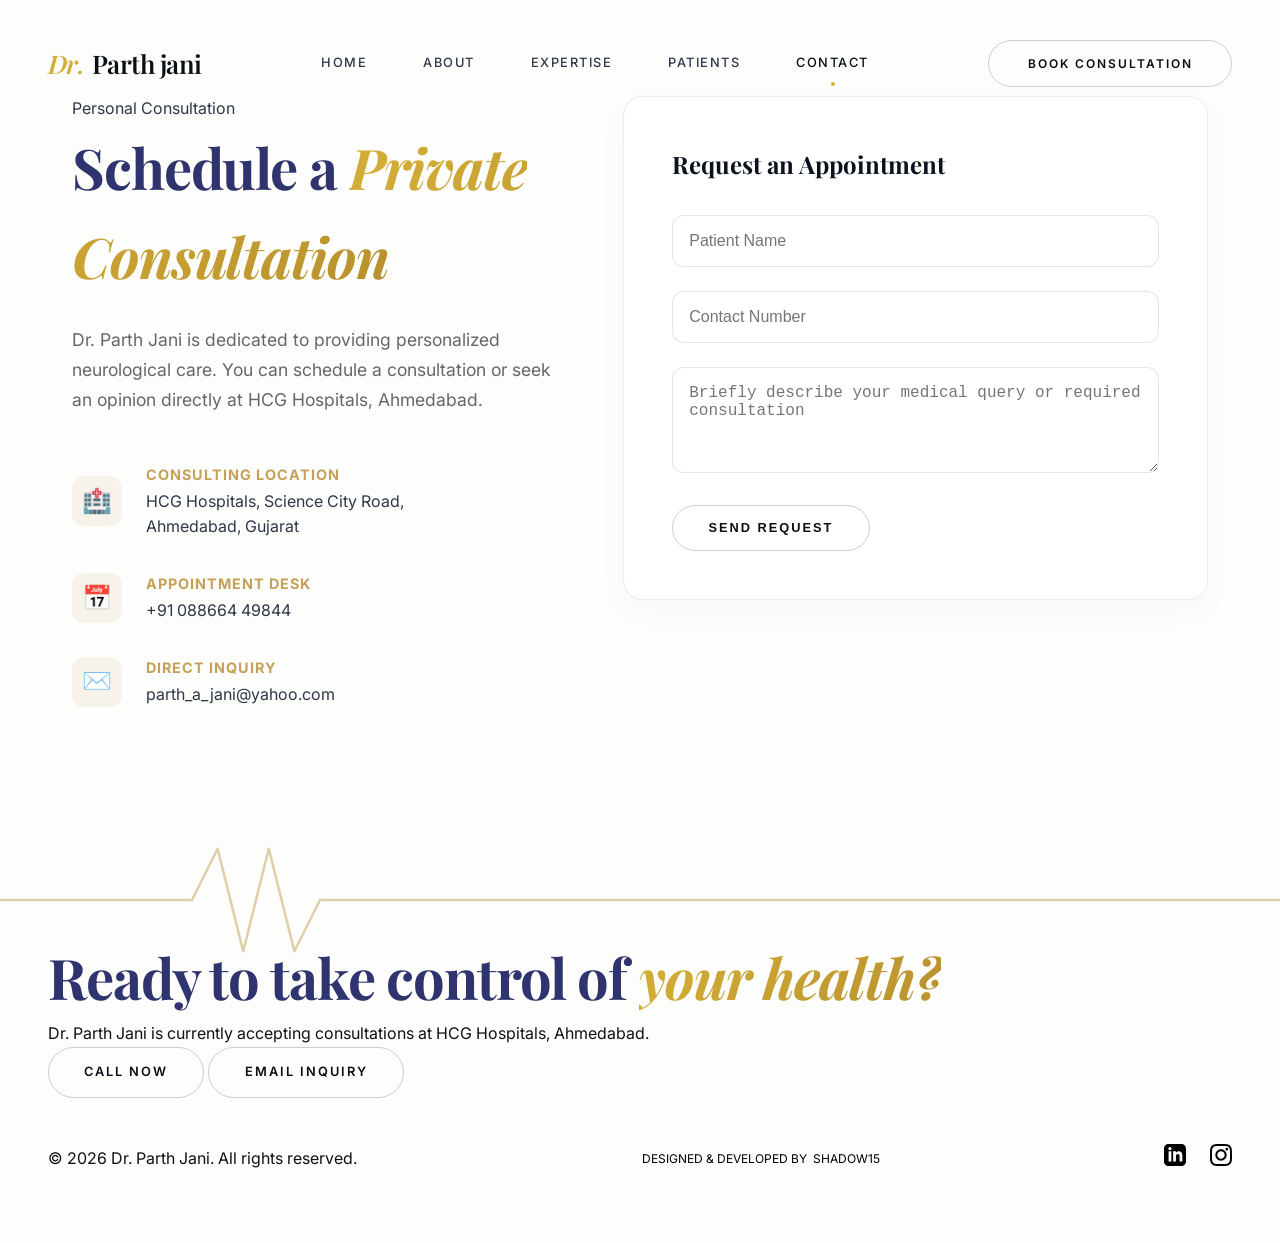
<file: contact.html>
<!DOCTYPE html>
<html lang="en">
<head>
    <meta charset="UTF-8">
    <meta name="viewport" content="width=device-width, initial-scale=1.0">
  <title>Dr.Parth Jani | Portfolio Website </title>
    
    <link rel="preconnect" href="https://fonts.googleapis.com">
    <link rel="preconnect" href="https://fonts.gstatic.com" crossorigin>
    <link href="https://fonts.googleapis.com/css2?family=Inter:wght@300;400;500&family=Playfair+Display:ital,wght@0,600;0,700;1,600&display=swap" rel="stylesheet">
    
    <link rel="stylesheet" href="style.css">
</head>
<body>

    <header class="header" id="header">
        <nav class="navbar container">
            <a href="index.html" class="nav-logo">
                <span class="logo-accent">Dr.</span> Parth jani
            </a>

            <div class="nav-menu" id="nav-menu">
                <ul class="nav-list">
                    <li class="nav-item"><a href="index.html" class="nav-link ">Home</a></li>
                    <li class="nav-item"><a href="about.html" class="nav-link">About</a></li>
                    <li class="nav-item"><a href="expertise.html" class="nav-link">Expertise</a></li>
                    <li class="nav-item"><a href="testimonials.html" class="nav-link">Patients</a></li>
                    <li class="nav-item"><a href="contact.html" class="nav-link active">Contact</a></li>
                </ul>
                
                <div class="nav-close" id="nav-close">
                    <span class="line line-1"></span>
                    <span class="line line-2"></span>
                </div>
            </div>

            <div class="nav-actions">
                 <a href="contact.html" class="btn-primary">Book Consultation</a>
                
                <div class="nav-toggle" id="nav-toggle">
                    <span class="line line-1"></span>
                    <span class="line line-2"></span>
                    <span class="line line-3"></span>
                </div>
            </div>
        </nav>
    </header>

<!-- ==================== PERSONAL CONSULTATION HUB ==================== -->
<section class="contact-page section" id="contact-main">
    <div class="container">
        <div class="contact-grid">
            
            <!-- Left: Personal Invitation -->
            <div class="contact-info reveal">
                <span class="section-subtitle">Personal Consultation</span>
                <h2 class="section-title">Schedule a <span>Private Consultation</span></h2>
                <p class="contact-desc">Dr. Parth Jani is dedicated to providing personalized neurological care. You can schedule a consultation or seek an opinion directly at HCG Hospitals, Ahmedabad.</p>
                
                <div class="info-list">
                    <div class="info-item">
                        <div class="icon">🏥</div>
                        <div>
                            <h5>Consulting Location</h5>
                            <p>HCG Hospitals, Science City Road,<br>Ahmedabad, Gujarat</p>
                        </div>
                    </div>
                    <div class="info-item">
                        <div class="icon">📅</div>
                        <div>
                            <h5>Appointment Desk</h5>
                            <p>+91 088664 49844</p>
                        </div>
                    </div>
                    <div class="info-item">
                        <div class="icon">✉️</div>
                        <div>
                            <h5>Direct Inquiry</h5>
                            <p>parth_a_jani@yahoo.com</p>
                        </div>
                    </div>
                </div>
            </div>

            <!-- Right: Professional Inquiry Form -->
            <div class="contact-form-wrapper reveal reveal-delay-1">
                <form class="contact-form">
                    <h3 class="form-title">Request an Appointment</h3>
                    <div class="input-group">
                        <input type="text" placeholder="Patient Name" required>
                    </div>
                    <div class="input-group">
                        <input type="tel" placeholder="Contact Number" required>
                    </div>
                    <div class="input-group">
                        <textarea placeholder="Briefly describe your medical query or required consultation" rows="4" required></textarea>
                    </div>
                    <button type="submit" class="btn-hero glow-effect">Send Request</button>
                </form>
            </div>
            
        </div>
    </div>
</section>

    
<!-- ==================== FOOTER & APPOINTMENT HUB ==================== -->
<footer class="footer-hub" id="contact">
    <!-- Pulse Animation Background -->
    <div class="footer-bg-anim">
        <svg class="footer-pulse" viewBox="0 0 1000 100" preserveAspectRatio="none">
            <polyline class="pulse-line" points="0,50 150,50 170,10 190,90 210,10 230,90 250,50 1000,50" />
        </svg>
    </div>

    <div class="container relative-z">
        <!-- Appointment Card -->
        <div class="appointment-card reveal">
            <h2 class="section-title">Ready to take control of <span>your health?</span></h2>
            <p>Dr. Parth Jani is currently accepting consultations at HCG Hospitals, Ahmedabad.</p>
            <div class="appointment-btns">
                <a href="tel:+91088664 49844" class="btn-hero">Call Now</a>
                <a href="mailto:parth_a_jani@yahoo.com" class="btn-hero">Email Inquiry</a>
            </div>
        </div>

        <!-- Footer Bottom -->
        <div class="footer-bottom">
            <p class="copyright">&copy; 2026 Dr. Parth Jani. All rights reserved.</p>
            
            <a href="https://shadow15.in" class="agency-btn" target="_blank" rel="noopener noreferrer">
                Designed & Developed by <span class="brand-name">Shadow15</span>
            </a>

            <div class="footer-social">
                <a href="https://www.linkedin.com/in/drparthjani/" target="_blank" rel="noopener noreferrer" aria-label="LinkedIn">
                    <svg class="social-icon" viewBox="0 0 24 24"><path d="M19 0h-14c-2.761 0-5 2.239-5 5v14c0 2.761 2.239 5 5 5h14c2.762 0 5-2.239 5-5v-14c0-2.761-2.238-5-5-5zm-11 19h-3v-11h3v11zm-1.5-12.268c-.966 0-1.75-.79-1.75-1.764s.784-1.764 1.75-1.764 1.75.79 1.75 1.764-.783 1.764-1.75 1.764zm13.5 12.268h-3v-5.604c0-3.368-4-3.113-4 0v5.604h-3v-11h3v1.765c1.396-2.586 7-2.777 7 2.476v6.759z"/></svg>
                </a>
                <a href="https://instagram.com" target="_blank" rel="noopener noreferrer" aria-label="Instagram">
                    <svg class="social-icon" viewBox="0 0 24 24"><path d="M12 2.163c3.204 0 3.584.012 4.85.07 3.252.148 4.771 1.691 4.919 4.919.058 1.265.069 1.645.069 4.849 0 3.205-.012 3.584-.069 4.849-.149 3.225-1.664 4.771-4.919 4.919-1.266.058-1.644.07-4.85.07-3.204 0-3.584-.012-4.849-.07-3.26-.149-4.771-1.699-4.919-4.92-.058-1.265-.07-1.644-.07-4.849 0-3.204.013-3.583.07-4.849.149-3.227 1.664-4.771 4.919-4.919 1.266-.057 1.645-.069 4.849-.069zm0-2.163c-3.259 0-3.667.014-4.947.072-4.358.2-6.78 2.618-6.98 6.98-.059 1.281-.073 1.689-.073 4.948 0 3.259.014 3.668.072 4.948.2 4.358 2.618 6.78 6.98 6.98 1.281.058 1.689.072 4.948.072 3.259 0 3.668-.014 4.948-.072 4.354-.2 6.782-2.618 6.979-6.98.059-1.28.073-1.689.073-4.948 0-3.259-.014-3.667-.072-4.948-.196-4.354-2.618-6.78-6.979-6.98-1.281-.059-1.69-.073-4.949-.073zm0 5.838c-3.403 0-6.162 2.759-6.162 6.162s2.759 6.163 6.162 6.163 6.162-2.759 6.162-6.163c0-3.403-2.759-6.162-6.162-6.162zm0 10.162c-2.209 0-4-1.79-4-4 0-2.209 1.791-4 4-4s4 1.791 4 4c0 2.21-1.791 4-4 4zm6.406-11.845c-.796 0-1.441.645-1.441 1.44s.645 1.44 1.441 1.44c.795 0 1.439-.645 1.439-1.44s-.644-1.44-1.439-1.44z"/></svg>
                </a>
            </div>
        </div>
    </div>
</footer>
    
    <script src="script.js"></script>
</body>
</html>
</file>
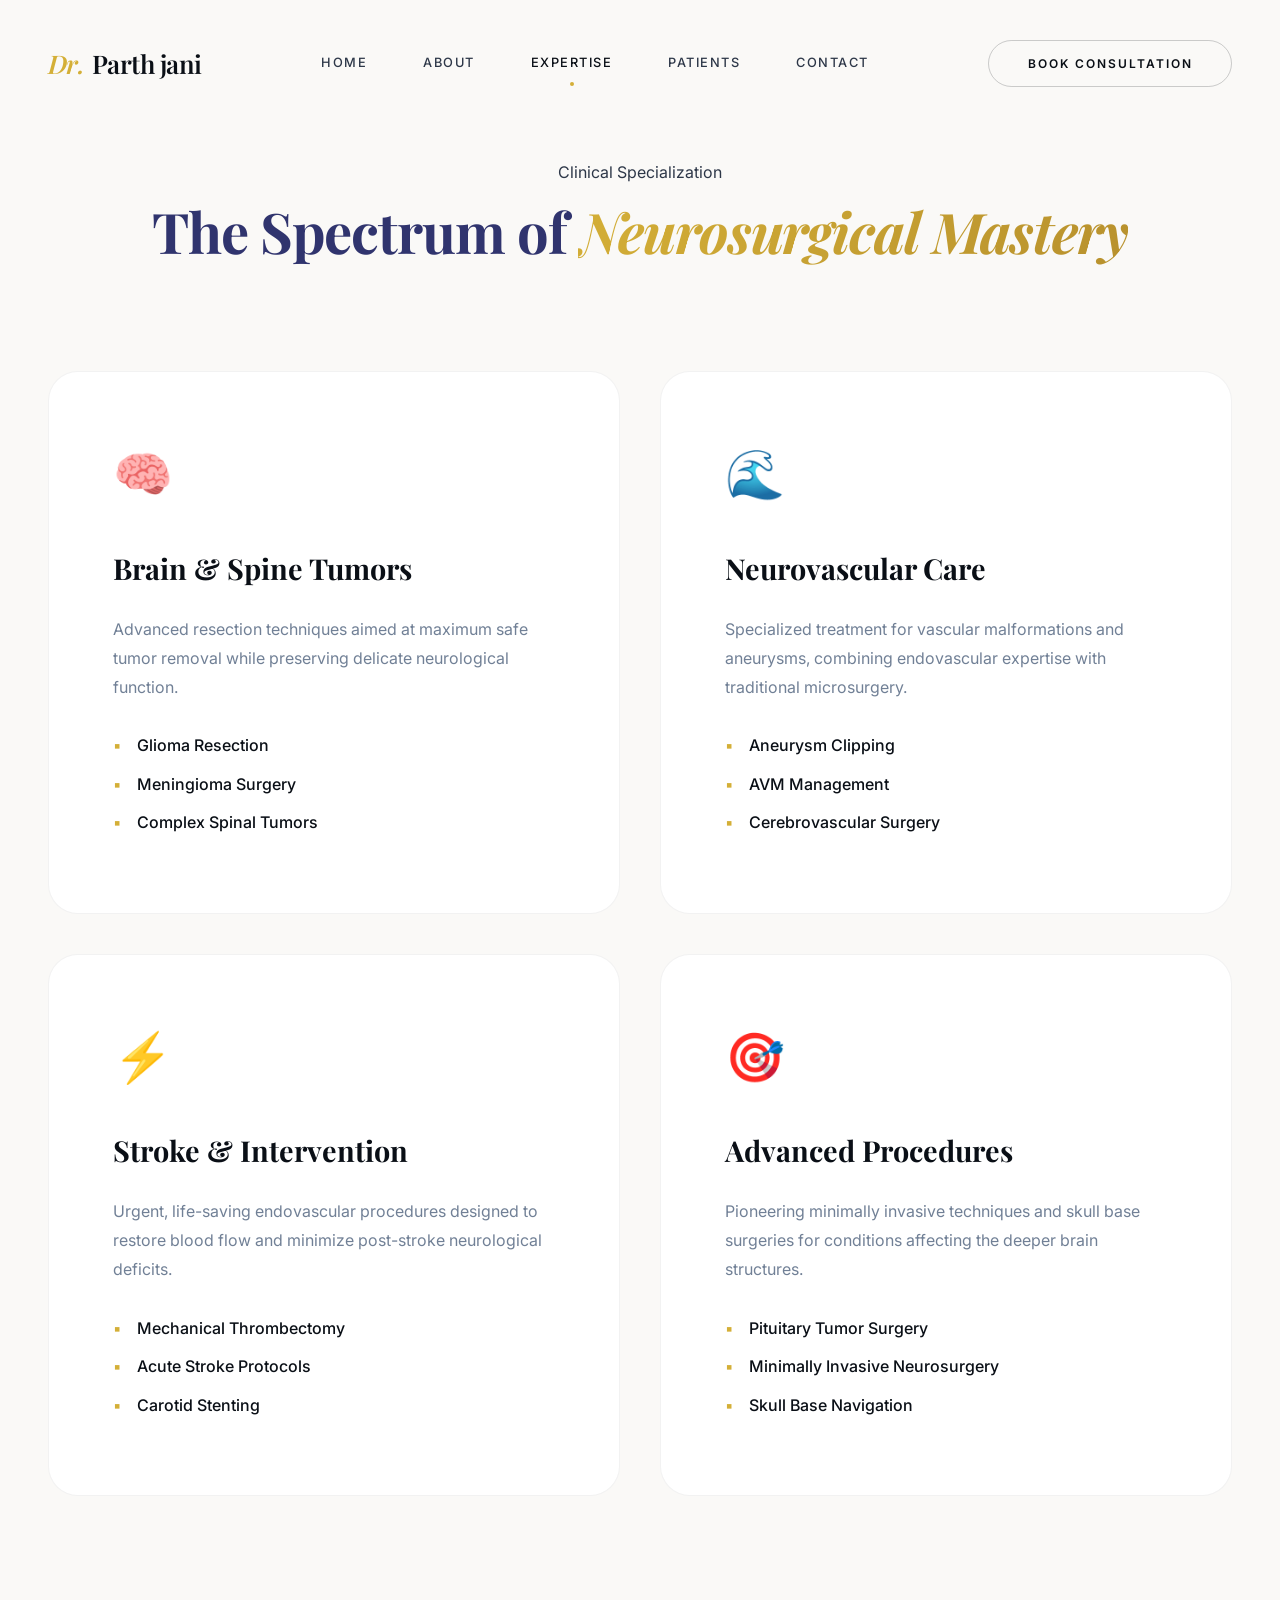
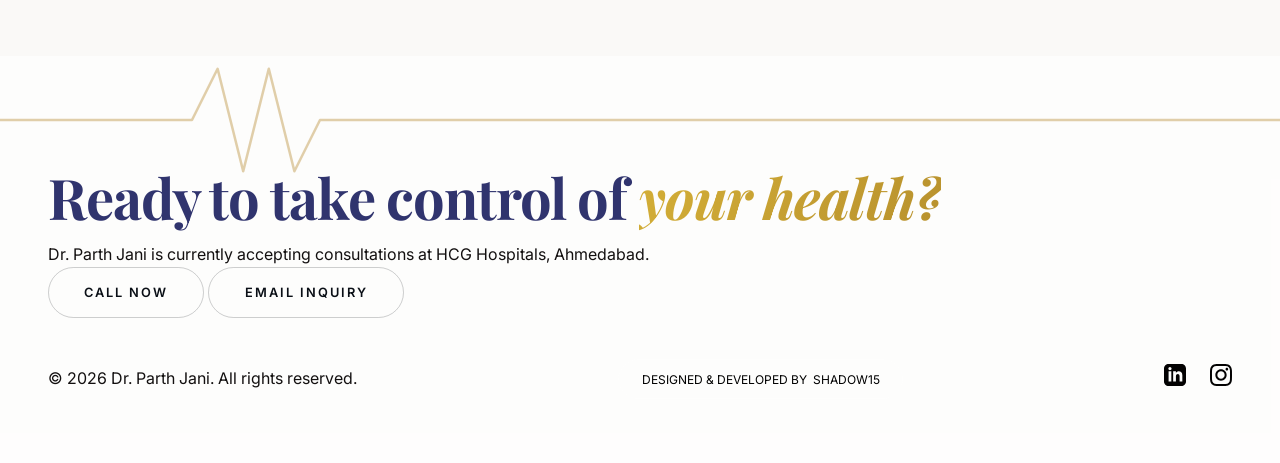
<file: Expertise.html>
<!DOCTYPE html>
<html lang="en">
<head>
    <meta charset="UTF-8">
    <meta name="viewport" content="width=device-width, initial-scale=1.0">
  <title>Dr.Parth Jani | Portfolio Website </title>
    
    <link rel="preconnect" href="https://fonts.googleapis.com">
    <link rel="preconnect" href="https://fonts.gstatic.com" crossorigin>
    <link href="https://fonts.googleapis.com/css2?family=Inter:wght@300;400;500&family=Playfair+Display:ital,wght@0,600;0,700;1,600&display=swap" rel="stylesheet">
    
    <link rel="stylesheet" href="style.css">
</head>
<body>

    <header class="header" id="header">
        <nav class="navbar container">
            <a href="index.html" class="nav-logo">
                <span class="logo-accent">Dr.</span> Parth jani
            </a>

            <div class="nav-menu" id="nav-menu">
                <ul class="nav-list">
                    <li class="nav-item"><a href="index.html" class="nav-link ">Home</a></li>
                    <li class="nav-item"><a href="about.html" class="nav-link">About</a></li>
                    <li class="nav-item"><a href="expertise.html" class="nav-link active">Expertise</a></li>
                    <li class="nav-item"><a href="testimonials.html" class="nav-link">Patients</a></li>
                    <li class="nav-item"><a href="contact.html" class="nav-link ">Contact</a></li>
                </ul>
                
                <div class="nav-close" id="nav-close">
                    <span class="line line-1"></span>
                    <span class="line line-2"></span>
                </div>
            </div>

            <div class="nav-actions">
               <a href="contact.html" class="btn-primary">Book Consultation </a>
                
                <div class="nav-toggle" id="nav-toggle">
                    <span class="line line-1"></span>
                    <span class="line line-2"></span>
                    <span class="line line-3"></span>
                </div>
            </div>
        </nav>
    </header>


<!-- ==================== EXPERTISE: THE NEURO-PRECISION MAP ==================== -->
<section class="expertise-page section">
    <div class="container">
        <div class="header-block reveal">
            <span class="section-subtitle">Clinical Specialization</span>
            <h2 class="section-title">The Spectrum of <span>Neurosurgical Mastery</span></h2>
        </div>

        <div class="expertise-grid">
            
            <!-- Brain & Spine Tumors -->
            <div class="expert-card reveal">
                <div class="card-glow"></div>
                <div class="icon-box">🧠</div>
                <h3>Brain & Spine Tumors</h3>
                <p>Advanced resection techniques aimed at maximum safe tumor removal while preserving delicate neurological function.</p>
                <ul class="focus-list">
                    <li>Glioma Resection</li>
                    <li>Meningioma Surgery</li>
                    <li>Complex Spinal Tumors</li>
                </ul>
            </div>

            <!-- Neurovascular Care -->
            <div class="expert-card reveal reveal-delay-1">
                <div class="card-glow"></div>
                <div class="icon-box">🌊</div>
                <h3>Neurovascular Care</h3>
                <p>Specialized treatment for vascular malformations and aneurysms, combining endovascular expertise with traditional microsurgery.</p>
                <ul class="focus-list">
                    <li>Aneurysm Clipping</li>
                    <li>AVM Management</li>
                    <li>Cerebrovascular Surgery</li>
                </ul>
            </div>

            <!-- Stroke & Intervention -->
            <div class="expert-card reveal reveal-delay-2">
                <div class="card-glow"></div>
                <div class="icon-box">⚡</div>
                <h3>Stroke & Intervention</h3>
                <p>Urgent, life-saving endovascular procedures designed to restore blood flow and minimize post-stroke neurological deficits.</p>
                <ul class="focus-list">
                    <li>Mechanical Thrombectomy</li>
                    <li>Acute Stroke Protocols</li>
                    <li>Carotid Stenting</li>
                </ul>
            </div>

            <!-- Advanced Procedures -->
            <div class="expert-card reveal reveal-delay-3">
                <div class="card-glow"></div>
                <div class="icon-box">🎯</div>
                <h3>Advanced Procedures</h3>
                <p>Pioneering minimally invasive techniques and skull base surgeries for conditions affecting the deeper brain structures.</p>
                <ul class="focus-list">
                    <li>Pituitary Tumor Surgery</li>
                    <li>Minimally Invasive Neurosurgery</li>
                    <li>Skull Base Navigation</li>
                </ul>
            </div>

        </div>
    </div>
</section>



    
<!-- ==================== FOOTER & APPOINTMENT HUB ==================== -->
<footer class="footer-hub" id="contact">
    <!-- Pulse Animation Background -->
    <div class="footer-bg-anim">
        <svg class="footer-pulse" viewBox="0 0 1000 100" preserveAspectRatio="none">
            <polyline class="pulse-line" points="0,50 150,50 170,10 190,90 210,10 230,90 250,50 1000,50" />
        </svg>
    </div>

    <div class="container relative-z">
        <!-- Appointment Card -->
        <div class="appointment-card reveal">
            <h2 class="section-title">Ready to take control of <span>your health?</span></h2>
            <p>Dr. Parth Jani is currently accepting consultations at HCG Hospitals, Ahmedabad.</p>
            <div class="appointment-btns">
                <a href="tel:+919876543210" class="btn-hero">Call Now</a>
                <a href="mailto:contact@drparthjani.com" class="btn-hero">Email Inquiry</a>
            </div>
        </div>

        <!-- Footer Bottom -->
        <div class="footer-bottom">
            <p class="copyright">&copy; 2026 Dr. Parth Jani. All rights reserved.</p>
            
            <a href="https://shadow15.in" class="agency-btn" target="_blank" rel="noopener noreferrer">
                Designed & Developed by <span class="brand-name">Shadow15</span>
            </a>

            <div class="footer-social">
                <a href="https://linkedin.com" target="_blank" rel="noopener noreferrer" aria-label="LinkedIn">
                    <svg class="social-icon" viewBox="0 0 24 24"><path d="M19 0h-14c-2.761 0-5 2.239-5 5v14c0 2.761 2.239 5 5 5h14c2.762 0 5-2.239 5-5v-14c0-2.761-2.238-5-5-5zm-11 19h-3v-11h3v11zm-1.5-12.268c-.966 0-1.75-.79-1.75-1.764s.784-1.764 1.75-1.764 1.75.79 1.75 1.764-.783 1.764-1.75 1.764zm13.5 12.268h-3v-5.604c0-3.368-4-3.113-4 0v5.604h-3v-11h3v1.765c1.396-2.586 7-2.777 7 2.476v6.759z"/></svg>
                </a>
                <a href="https://instagram.com" target="_blank" rel="noopener noreferrer" aria-label="Instagram">
                    <svg class="social-icon" viewBox="0 0 24 24"><path d="M12 2.163c3.204 0 3.584.012 4.85.07 3.252.148 4.771 1.691 4.919 4.919.058 1.265.069 1.645.069 4.849 0 3.205-.012 3.584-.069 4.849-.149 3.225-1.664 4.771-4.919 4.919-1.266.058-1.644.07-4.85.07-3.204 0-3.584-.012-4.849-.07-3.26-.149-4.771-1.699-4.919-4.92-.058-1.265-.07-1.644-.07-4.849 0-3.204.013-3.583.07-4.849.149-3.227 1.664-4.771 4.919-4.919 1.266-.057 1.645-.069 4.849-.069zm0-2.163c-3.259 0-3.667.014-4.947.072-4.358.2-6.78 2.618-6.98 6.98-.059 1.281-.073 1.689-.073 4.948 0 3.259.014 3.668.072 4.948.2 4.358 2.618 6.78 6.98 6.98 1.281.058 1.689.072 4.948.072 3.259 0 3.668-.014 4.948-.072 4.354-.2 6.782-2.618 6.979-6.98.059-1.28.073-1.689.073-4.948 0-3.259-.014-3.667-.072-4.948-.196-4.354-2.618-6.78-6.979-6.98-1.281-.059-1.69-.073-4.949-.073zm0 5.838c-3.403 0-6.162 2.759-6.162 6.162s2.759 6.163 6.162 6.163 6.162-2.759 6.162-6.163c0-3.403-2.759-6.162-6.162-6.162zm0 10.162c-2.209 0-4-1.79-4-4 0-2.209 1.791-4 4-4s4 1.791 4 4c0 2.21-1.791 4-4 4zm6.406-11.845c-.796 0-1.441.645-1.441 1.44s.645 1.44 1.441 1.44c.795 0 1.439-.645 1.439-1.44s-.644-1.44-1.439-1.44z"/></svg>
                </a>
            </div>
        </div>
    </div>
</footer>
    
    <script src="script.js"></script>
</body>
</html>
</file>
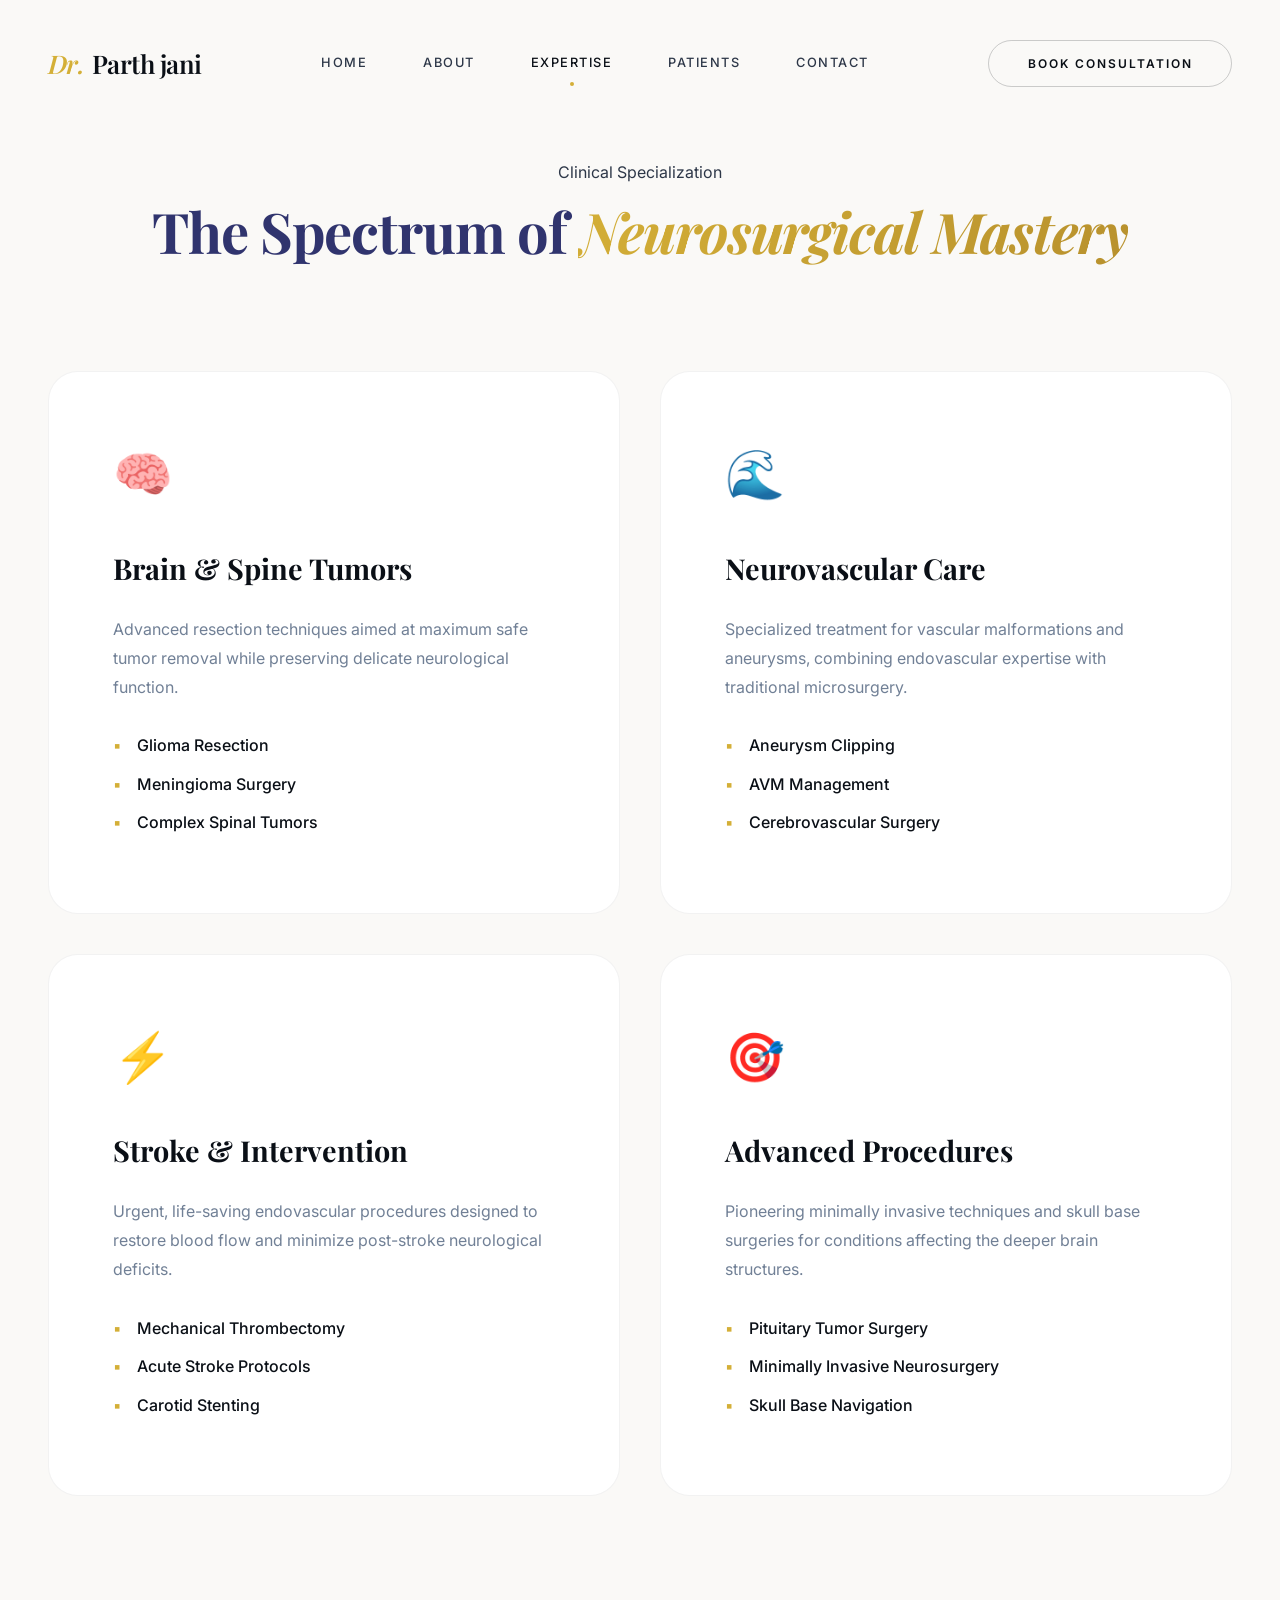
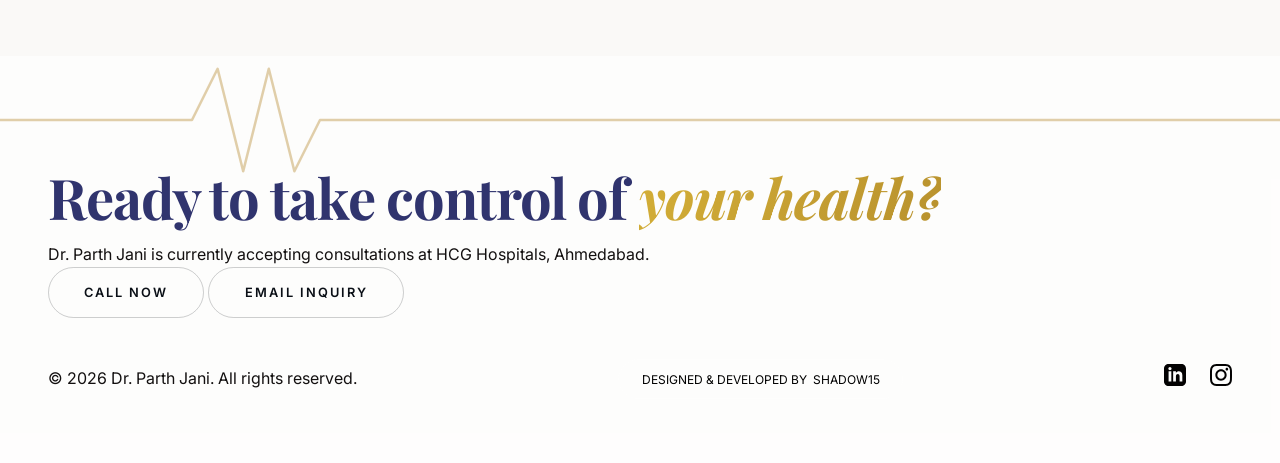
<file: expertise.html>
<!DOCTYPE html>
<html lang="en">
<head>
    <meta charset="UTF-8">
    <meta name="viewport" content="width=device-width, initial-scale=1.0">
  <title>Dr.Parth Jani | Portfolio Website </title>
    
    <link rel="preconnect" href="https://fonts.googleapis.com">
    <link rel="preconnect" href="https://fonts.gstatic.com" crossorigin>
    <link href="https://fonts.googleapis.com/css2?family=Inter:wght@300;400;500&family=Playfair+Display:ital,wght@0,600;0,700;1,600&display=swap" rel="stylesheet">
    
    <link rel="stylesheet" href="style.css">
</head>
<body>

    <header class="header" id="header">
        <nav class="navbar container">
            <a href="index.html" class="nav-logo">
                <span class="logo-accent">Dr.</span> Parth jani
            </a>

            <div class="nav-menu" id="nav-menu">
                <ul class="nav-list">
                    <li class="nav-item"><a href="index.html" class="nav-link ">Home</a></li>
                    <li class="nav-item"><a href="about.html" class="nav-link">About</a></li>
                    <li class="nav-item"><a href="expertise.html" class="nav-link active">Expertise</a></li>
                    <li class="nav-item"><a href="testimonials.html" class="nav-link">Patients</a></li>
                    <li class="nav-item"><a href="contact.html" class="nav-link ">Contact</a></li>
                </ul>
                
                <div class="nav-close" id="nav-close">
                    <span class="line line-1"></span>
                    <span class="line line-2"></span>
                </div>
            </div>

            <div class="nav-actions">
               <a href="contact.html" class="btn-primary">Book Consultation </a>
                
                <div class="nav-toggle" id="nav-toggle">
                    <span class="line line-1"></span>
                    <span class="line line-2"></span>
                    <span class="line line-3"></span>
                </div>
            </div>
        </nav>
    </header>


<!-- ==================== EXPERTISE: THE NEURO-PRECISION MAP ==================== -->
<section class="expertise-page section">
    <div class="container">
        <div class="header-block reveal">
            <span class="section-subtitle">Clinical Specialization</span>
            <h2 class="section-title">The Spectrum of <span>Neurosurgical Mastery</span></h2>
        </div>

        <div class="expertise-grid">
            
            <!-- Brain & Spine Tumors -->
            <div class="expert-card reveal">
                <div class="card-glow"></div>
                <div class="icon-box">🧠</div>
                <h3>Brain & Spine Tumors</h3>
                <p>Advanced resection techniques aimed at maximum safe tumor removal while preserving delicate neurological function.</p>
                <ul class="focus-list">
                    <li>Glioma Resection</li>
                    <li>Meningioma Surgery</li>
                    <li>Complex Spinal Tumors</li>
                </ul>
            </div>

            <!-- Neurovascular Care -->
            <div class="expert-card reveal reveal-delay-1">
                <div class="card-glow"></div>
                <div class="icon-box">🌊</div>
                <h3>Neurovascular Care</h3>
                <p>Specialized treatment for vascular malformations and aneurysms, combining endovascular expertise with traditional microsurgery.</p>
                <ul class="focus-list">
                    <li>Aneurysm Clipping</li>
                    <li>AVM Management</li>
                    <li>Cerebrovascular Surgery</li>
                </ul>
            </div>

            <!-- Stroke & Intervention -->
            <div class="expert-card reveal reveal-delay-2">
                <div class="card-glow"></div>
                <div class="icon-box">⚡</div>
                <h3>Stroke & Intervention</h3>
                <p>Urgent, life-saving endovascular procedures designed to restore blood flow and minimize post-stroke neurological deficits.</p>
                <ul class="focus-list">
                    <li>Mechanical Thrombectomy</li>
                    <li>Acute Stroke Protocols</li>
                    <li>Carotid Stenting</li>
                </ul>
            </div>

            <!-- Advanced Procedures -->
            <div class="expert-card reveal reveal-delay-3">
                <div class="card-glow"></div>
                <div class="icon-box">🎯</div>
                <h3>Advanced Procedures</h3>
                <p>Pioneering minimally invasive techniques and skull base surgeries for conditions affecting the deeper brain structures.</p>
                <ul class="focus-list">
                    <li>Pituitary Tumor Surgery</li>
                    <li>Minimally Invasive Neurosurgery</li>
                    <li>Skull Base Navigation</li>
                </ul>
            </div>

        </div>
    </div>
</section>



    
<!-- ==================== FOOTER & APPOINTMENT HUB ==================== -->
<footer class="footer-hub" id="contact">
    <!-- Pulse Animation Background -->
    <div class="footer-bg-anim">
        <svg class="footer-pulse" viewBox="0 0 1000 100" preserveAspectRatio="none">
            <polyline class="pulse-line" points="0,50 150,50 170,10 190,90 210,10 230,90 250,50 1000,50" />
        </svg>
    </div>

    <div class="container relative-z">
        <!-- Appointment Card -->
        <div class="appointment-card reveal">
            <h2 class="section-title">Ready to take control of <span>your health?</span></h2>
            <p>Dr. Parth Jani is currently accepting consultations at HCG Hospitals, Ahmedabad.</p>
            <div class="appointment-btns">
                <a href="tel:+91088664 49844" class="btn-hero">Call Now</a>
                <a href="mailto:parth_a_jani@yahoo.com" class="btn-hero">Email Inquiry</a>
            </div>
        </div>

        <!-- Footer Bottom -->
        <div class="footer-bottom">
            <p class="copyright">&copy; 2026 Dr. Parth Jani. All rights reserved.</p>
            
            <a href="https://shadow15.in" class="agency-btn" target="_blank" rel="noopener noreferrer">
                Designed & Developed by <span class="brand-name">Shadow15</span>
            </a>

            <div class="footer-social">
                <a href="https://www.linkedin.com/in/drparthjani/" target="_blank" rel="noopener noreferrer" aria-label="LinkedIn">
                    <svg class="social-icon" viewBox="0 0 24 24"><path d="M19 0h-14c-2.761 0-5 2.239-5 5v14c0 2.761 2.239 5 5 5h14c2.762 0 5-2.239 5-5v-14c0-2.761-2.238-5-5-5zm-11 19h-3v-11h3v11zm-1.5-12.268c-.966 0-1.75-.79-1.75-1.764s.784-1.764 1.75-1.764 1.75.79 1.75 1.764-.783 1.764-1.75 1.764zm13.5 12.268h-3v-5.604c0-3.368-4-3.113-4 0v5.604h-3v-11h3v1.765c1.396-2.586 7-2.777 7 2.476v6.759z"/></svg>
                </a>
                <a href="https://instagram.com" target="_blank" rel="noopener noreferrer" aria-label="Instagram">
                    <svg class="social-icon" viewBox="0 0 24 24"><path d="M12 2.163c3.204 0 3.584.012 4.85.07 3.252.148 4.771 1.691 4.919 4.919.058 1.265.069 1.645.069 4.849 0 3.205-.012 3.584-.069 4.849-.149 3.225-1.664 4.771-4.919 4.919-1.266.058-1.644.07-4.85.07-3.204 0-3.584-.012-4.849-.07-3.26-.149-4.771-1.699-4.919-4.92-.058-1.265-.07-1.644-.07-4.849 0-3.204.013-3.583.07-4.849.149-3.227 1.664-4.771 4.919-4.919 1.266-.057 1.645-.069 4.849-.069zm0-2.163c-3.259 0-3.667.014-4.947.072-4.358.2-6.78 2.618-6.98 6.98-.059 1.281-.073 1.689-.073 4.948 0 3.259.014 3.668.072 4.948.2 4.358 2.618 6.78 6.98 6.98 1.281.058 1.689.072 4.948.072 3.259 0 3.668-.014 4.948-.072 4.354-.2 6.782-2.618 6.979-6.98.059-1.28.073-1.689.073-4.948 0-3.259-.014-3.667-.072-4.948-.196-4.354-2.618-6.78-6.979-6.98-1.281-.059-1.69-.073-4.949-.073zm0 5.838c-3.403 0-6.162 2.759-6.162 6.162s2.759 6.163 6.162 6.163 6.162-2.759 6.162-6.163c0-3.403-2.759-6.162-6.162-6.162zm0 10.162c-2.209 0-4-1.79-4-4 0-2.209 1.791-4 4-4s4 1.791 4 4c0 2.21-1.791 4-4 4zm6.406-11.845c-.796 0-1.441.645-1.441 1.44s.645 1.44 1.441 1.44c.795 0 1.439-.645 1.439-1.44s-.644-1.44-1.439-1.44z"/></svg>
                </a>
            </div>
        </div>
    </div>
</footer>
    
    <script src="script.js"></script>
</body>
</html>
</file>
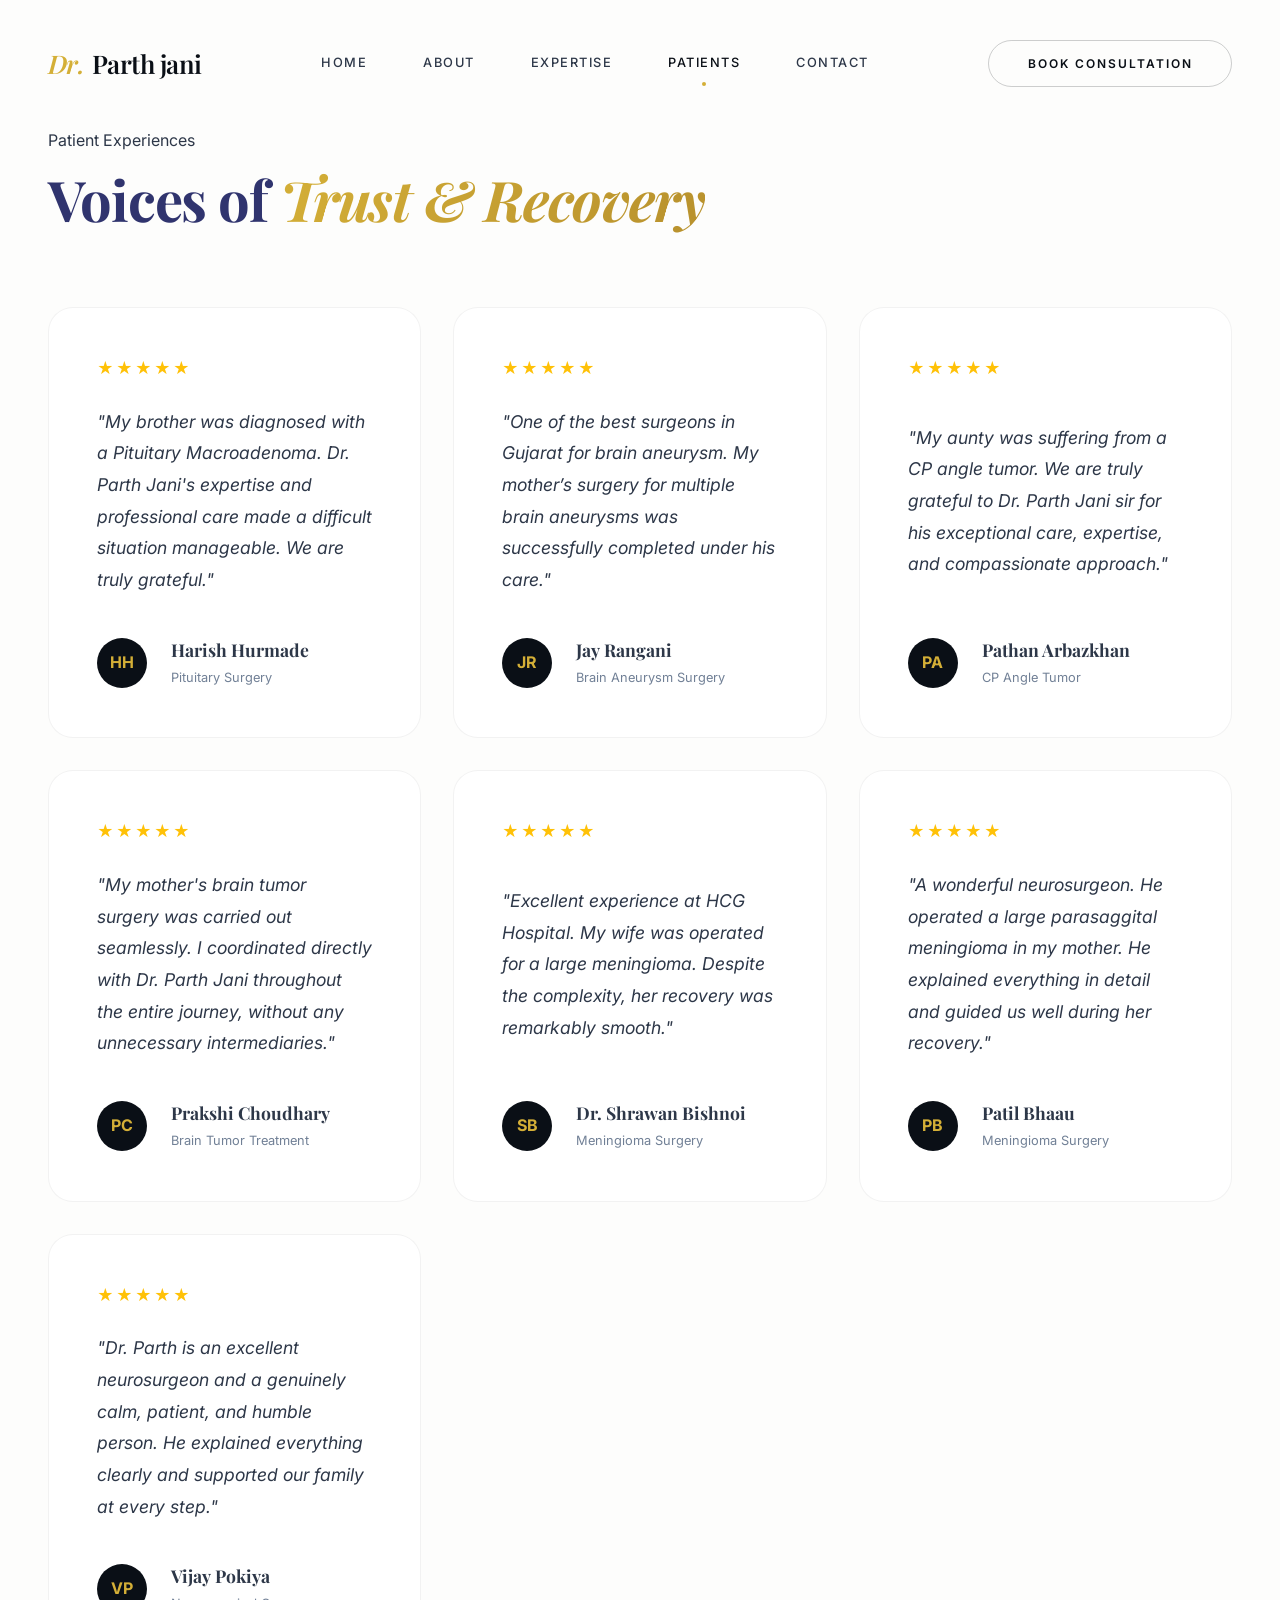
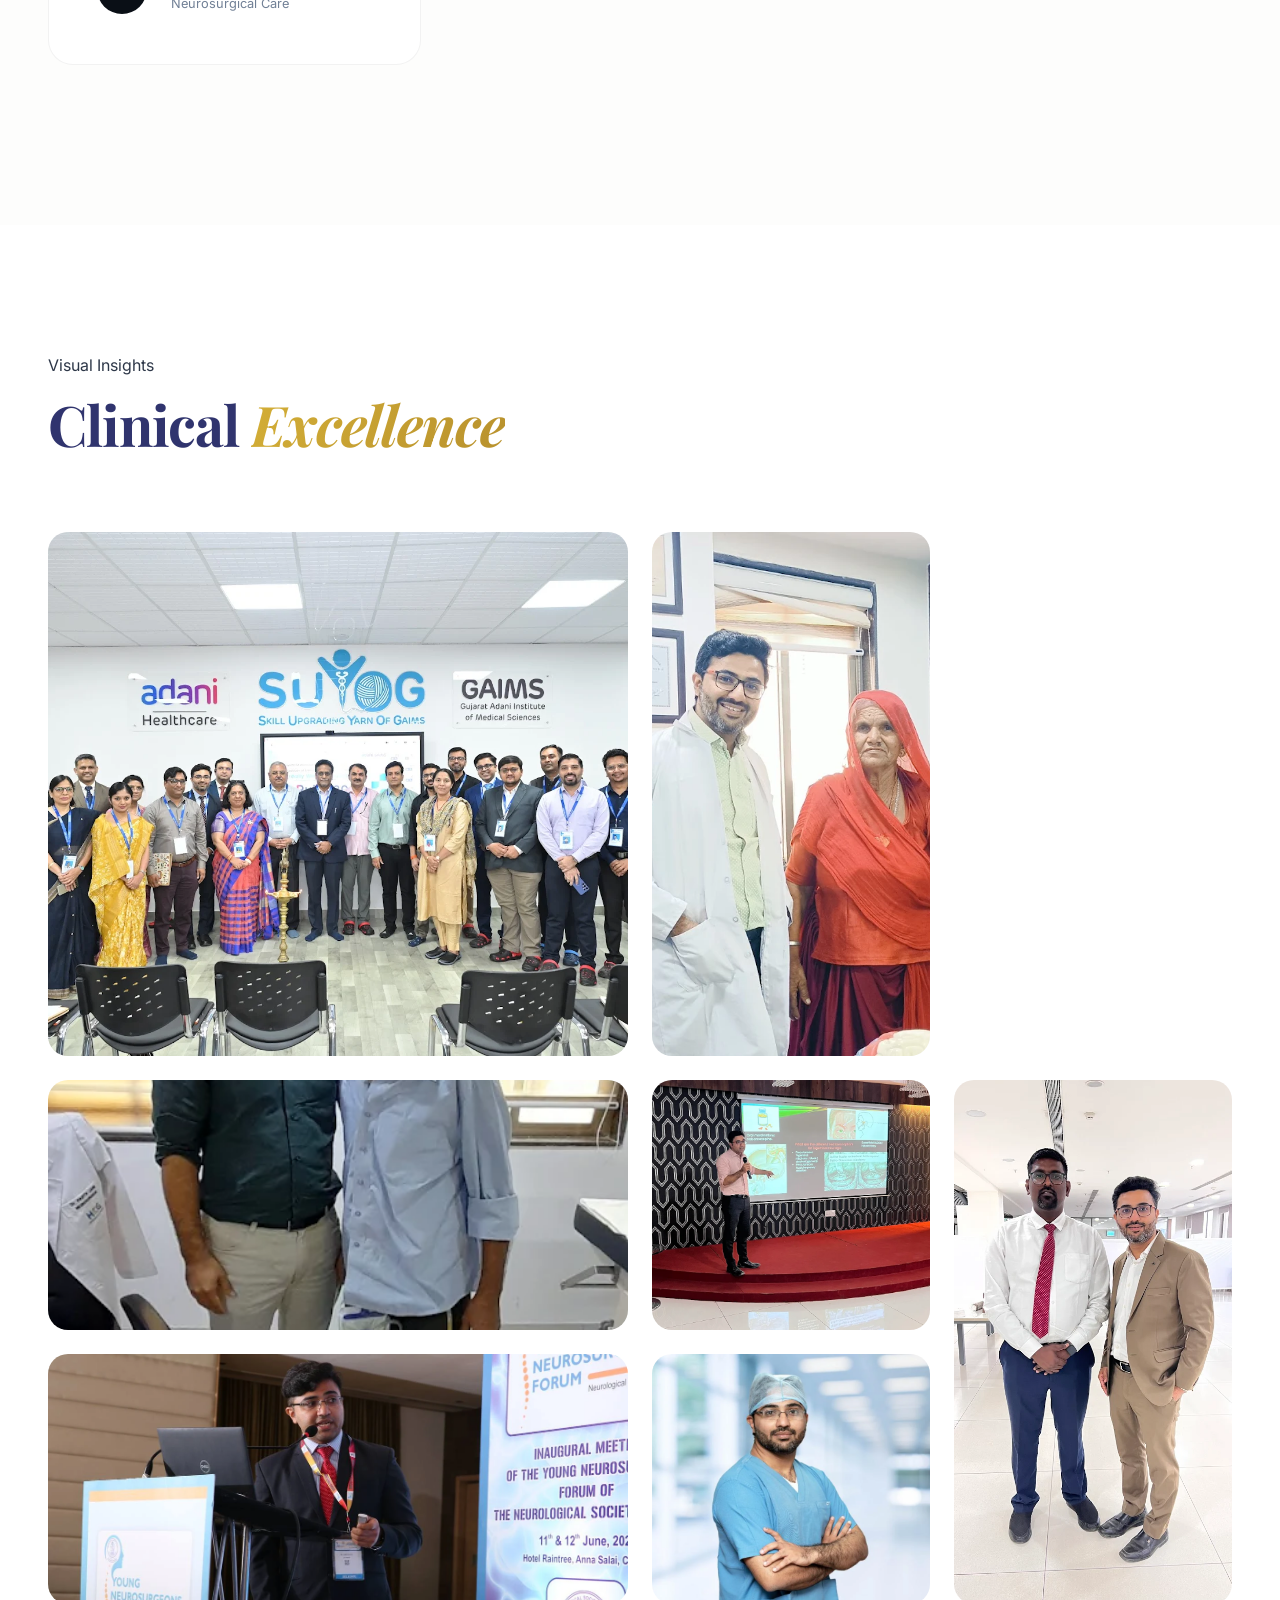
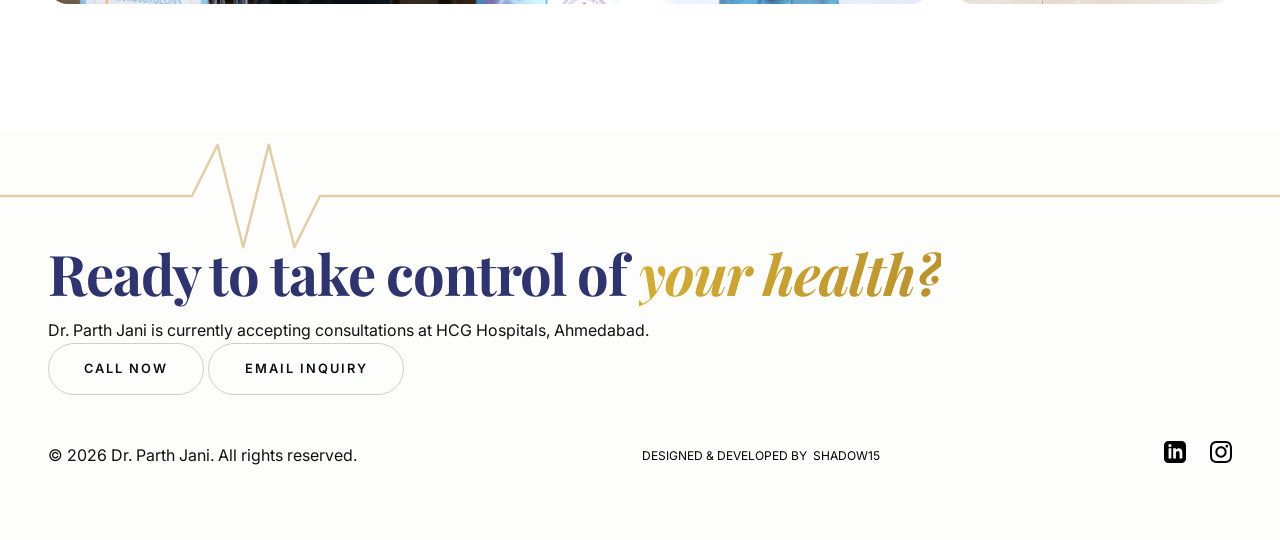
<file: testimonials.html>
<!DOCTYPE html>
<html lang="en">
<head>
    <meta charset="UTF-8">
    <meta name="viewport" content="width=device-width, initial-scale=1.0">
  <title>Dr.Parth Jani | Portfolio Website </title>
    
    <link rel="preconnect" href="https://fonts.googleapis.com">
    <link rel="preconnect" href="https://fonts.gstatic.com" crossorigin>
    <link href="https://fonts.googleapis.com/css2?family=Inter:wght@300;400;500&family=Playfair+Display:ital,wght@0,600;0,700;1,600&display=swap" rel="stylesheet">
    
    <link rel="stylesheet" href="style.css">
</head>
<body>

    <header class="header" id="header">
        <nav class="navbar container">
            <a href="index.html" class="nav-logo">
                <span class="logo-accent">Dr.</span> Parth jani
            </a>

            <div class="nav-menu" id="nav-menu">
                <ul class="nav-list">
                    <li class="nav-item"><a href="#home" class="nav-link ">Home</a></li>
                    <li class="nav-item"><a href="about.html" class="nav-link">About</a></li>
                    <li class="nav-item"><a href="expertise.html" class="nav-link">Expertise</a></li>
                    <li class="nav-item"><a href="testimonials.html" class="nav-link active">Patients</a></li>
                    <li class="nav-item"><a href="contact.html" class="nav-link a">Contact</a></li>
                </ul>
                
                <div class="nav-close" id="nav-close">
                    <span class="line line-1"></span>
                    <span class="line line-2"></span>
                </div>
            </div>

            <div class="nav-actions">
                <a href="contact.html" class="btn-primary">Book Consultation</a>
                
                <div class="nav-toggle" id="nav-toggle">
                    <span class="line line-1"></span>
                    <span class="line line-2"></span>
                    <span class="line line-3"></span>
                </div>
            </div>
        </nav>
    </header>

<!-- ==================== TESTIMONIALS: HUMAN IMPACT GRID ==================== -->
<!-- ==================== TESTIMONIALS: PATIENT STORIES ==================== -->
<section class="testimonials section" id="testimonials">
    <div class="container">
        <div class="section-title-wrapper text-center reveal">
            <span class="section-subtitle">Patient Experiences</span>
            <h2 class="section-title">Voices of <span>Trust & Recovery</span></h2>
        </div>

        <div class="testimonial-mosaic">
            <!-- 1: Harish Hurmade -->
            <div class="t-card reveal">
                <div class="t-rating">★★★★★</div>
                <p>"My brother was diagnosed with a Pituitary Macroadenoma. Dr. Parth Jani's expertise and professional care made a difficult situation manageable. We are truly grateful."</p>
                <div class="t-author">
                    <div class="t-avatar">HH</div>
                    <div><h4>Harish Hurmade</h4><span>Pituitary Surgery</span></div>
                </div>
            </div>

            <!-- 2: Jay Rangani -->
            <div class="t-card reveal reveal-delay-1">
                <div class="t-rating">★★★★★</div>
                <p>"One of the best surgeons in Gujarat for brain aneurysm. My mother’s surgery for multiple brain aneurysms was successfully completed under his care."</p>
                <div class="t-author">
                    <div class="t-avatar">JR</div>
                    <div><h4>Jay Rangani</h4><span>Brain Aneurysm Surgery</span></div>
                </div>
            </div>

            <!-- 3: Pathan Arbazkhan -->
            <div class="t-card reveal reveal-delay-2">
                <div class="t-rating">★★★★★</div>
                <p>"My aunty was suffering from a CP angle tumor. We are truly grateful to Dr. Parth Jani sir for his exceptional care, expertise, and compassionate approach."</p>
                <div class="t-author">
                    <div class="t-avatar">PA</div>
                    <div><h4>Pathan Arbazkhan</h4><span>CP Angle Tumor</span></div>
                </div>
            </div>

            <!-- 4: Prakshi Choudhary -->
            <div class="t-card reveal reveal-delay-3">
                <div class="t-rating">★★★★★</div>
                <p>"My mother's brain tumor surgery was carried out seamlessly. I coordinated directly with Dr. Parth Jani throughout the entire journey, without any unnecessary intermediaries."</p>
                <div class="t-author">
                    <div class="t-avatar">PC</div>
                    <div><h4>Prakshi Choudhary</h4><span>Brain Tumor Treatment</span></div>
                </div>
            </div>

            <!-- 5: Dr. Shrawan Bishnoi -->
            <div class="t-card reveal reveal-delay-4">
                <div class="t-rating">★★★★★</div>
                <p>"Excellent experience at HCG Hospital. My wife was operated for a large meningioma. Despite the complexity, her recovery was remarkably smooth."</p>
                <div class="t-author">
                    <div class="t-avatar">SB</div>
                    <div><h4>Dr. Shrawan Bishnoi</h4><span>Meningioma Surgery</span></div>
                </div>
            </div>

            <!-- 6: Patil Bhaau -->
            <div class="t-card reveal reveal-delay-5">
                <div class="t-rating">★★★★★</div>
                <p>"A wonderful neurosurgeon. He operated a large parasaggital meningioma in my mother. He explained everything in detail and guided us well during her recovery."</p>
                <div class="t-author">
                    <div class="t-avatar">PB</div>
                    <div><h4>Patil Bhaau</h4><span>Meningioma Surgery</span></div>
                </div>
            </div>

            <!-- 7: Vijay Pokiya -->
            <div class="t-card reveal reveal-delay-6">
                <div class="t-rating">★★★★★</div>
                <p>"Dr. Parth is an excellent neurosurgeon and a genuinely calm, patient, and humble person. He explained everything clearly and supported our family at every step."</p>
                <div class="t-author">
                    <div class="t-avatar">VP</div>
                    <div><h4>Vijay Pokiya</h4><span>Neurosurgical Care</span></div>
                </div>
            </div>
        </div>
    </div>
</section>



<!-- ==================== NEURO-CLINICAL GALLERY ==================== -->
<section class="gallery section" id="gallery">
    <div class="container">
        <div class="section-title-wrapper text-center reveal">
            <span class="section-subtitle">Visual Insights</span>
            <h2 class="section-title">Clinical <span>Excellence</span></h2>
        </div>

        <div class="gallery-grid reveal reveal-delay-1">
            <!-- Large Image (Focus) -->
            <div class="g-item g-large">
                <img src="img/big image.webp" alt="Clinical Setting">
                <div class="g-overlay"></div>
            </div>
            
            <!-- Standard Images -->
            <div class="g-item g-tall"><img src="img/gallery.webp" alt="Surgery"></div>
            <div class="g-item g-wide"><img src="img/gallery 3.webp" alt="Tech"></div>
            <div class="g-item"><img src="img/gallery 4.webp" alt="Patient"></div>
            <div class="g-item g-tall"><img src="img/gallery 5.webp" alt="MRI"></div>
            <div class="g-item g-wide"><img src="img/homepage.webp" alt="Meeting"></div>
            <div class="g-item"><img src="img/dr. parth janiprofile image.webp" alt="Doctor"></div>
        </div>
    </div>
</section>




    
<!-- ==================== FOOTER & APPOINTMENT HUB ==================== -->
<footer class="footer-hub" id="contact">
    <!-- Pulse Animation Background -->
    <div class="footer-bg-anim">
        <svg class="footer-pulse" viewBox="0 0 1000 100" preserveAspectRatio="none">
            <polyline class="pulse-line" points="0,50 150,50 170,10 190,90 210,10 230,90 250,50 1000,50" />
        </svg>
    </div>

    <div class="container relative-z">
        <!-- Appointment Card -->
        <div class="appointment-card reveal">
            <h2 class="section-title">Ready to take control of <span>your health?</span></h2>
            <p>Dr. Parth Jani is currently accepting consultations at HCG Hospitals, Ahmedabad.</p>
            <div class="appointment-btns">
                <a href="tel:+91088664 49844" class="btn-hero">Call Now</a>
                <a href="mailto:parth_a_jani@yahoo.com" class="btn-hero">Email Inquiry</a>
            </div>
        </div>

        <!-- Footer Bottom -->
        <div class="footer-bottom">
            <p class="copyright">&copy; 2026 Dr. Parth Jani. All rights reserved.</p>
            
            <a href="https://shadow15.in" class="agency-btn" target="_blank" rel="noopener noreferrer">
                Designed & Developed by <span class="brand-name">Shadow15</span>
            </a>

            <div class="footer-social">
                <a href="https://www.linkedin.com/in/drparthjani/" target="_blank" rel="noopener noreferrer" aria-label="LinkedIn">
                    <svg class="social-icon" viewBox="0 0 24 24"><path d="M19 0h-14c-2.761 0-5 2.239-5 5v14c0 2.761 2.239 5 5 5h14c2.762 0 5-2.239 5-5v-14c0-2.761-2.238-5-5-5zm-11 19h-3v-11h3v11zm-1.5-12.268c-.966 0-1.75-.79-1.75-1.764s.784-1.764 1.75-1.764 1.75.79 1.75 1.764-.783 1.764-1.75 1.764zm13.5 12.268h-3v-5.604c0-3.368-4-3.113-4 0v5.604h-3v-11h3v1.765c1.396-2.586 7-2.777 7 2.476v6.759z"/></svg>
                </a>
                <a href="https://instagram.com" target="_blank" rel="noopener noreferrer" aria-label="Instagram">
                    <svg class="social-icon" viewBox="0 0 24 24"><path d="M12 2.163c3.204 0 3.584.012 4.85.07 3.252.148 4.771 1.691 4.919 4.919.058 1.265.069 1.645.069 4.849 0 3.205-.012 3.584-.069 4.849-.149 3.225-1.664 4.771-4.919 4.919-1.266.058-1.644.07-4.85.07-3.204 0-3.584-.012-4.849-.07-3.26-.149-4.771-1.699-4.919-4.92-.058-1.265-.07-1.644-.07-4.849 0-3.204.013-3.583.07-4.849.149-3.227 1.664-4.771 4.919-4.919 1.266-.057 1.645-.069 4.849-.069zm0-2.163c-3.259 0-3.667.014-4.947.072-4.358.2-6.78 2.618-6.98 6.98-.059 1.281-.073 1.689-.073 4.948 0 3.259.014 3.668.072 4.948.2 4.358 2.618 6.78 6.98 6.98 1.281.058 1.689.072 4.948.072 3.259 0 3.668-.014 4.948-.072 4.354-.2 6.782-2.618 6.979-6.98.059-1.28.073-1.689.073-4.948 0-3.259-.014-3.667-.072-4.948-.196-4.354-2.618-6.78-6.979-6.98-1.281-.059-1.69-.073-4.949-.073zm0 5.838c-3.403 0-6.162 2.759-6.162 6.162s2.759 6.163 6.162 6.163 6.162-2.759 6.162-6.163c0-3.403-2.759-6.162-6.162-6.162zm0 10.162c-2.209 0-4-1.79-4-4 0-2.209 1.791-4 4-4s4 1.791 4 4c0 2.21-1.791 4-4 4zm6.406-11.845c-.796 0-1.441.645-1.441 1.44s.645 1.44 1.441 1.44c.795 0 1.439-.645 1.439-1.44s-.644-1.44-1.439-1.44z"/></svg>
                </a>
            </div>
        </div>
    </div>
</footer>
    
    <script src="script.js"></script>
</body>
</html>
</file>
<file: style.css>
/* ==================== CSS VARIABLES (GLOBAL DESIGN SYSTEM) ==================== */
:root {
    /* Ultra-Premium Color Palette */
    --color-primary: #0a0f16;       /* Obsidian Black */
    --color-secondary: #d4af37;     /* True Metallic Gold */
    --color-secondary-dim: rgba(212, 175, 55, 0.15);
    --color-text: #2d3748;          /* Slate Grey */
    --color-text-light: #718096;    /* Soft Ash */
    --color-background: #faf9f7;    /* Warm Alabaster */
    --color-white: #ffffff;

    /* Typography */
    --font-primary: 'Inter', -apple-system, sans-serif;
    --font-secondary: 'Playfair Display', serif;

    /* Spacing & Utilities */
    --transition-smooth: 0.6s cubic-bezier(0.16, 1, 0.3, 1); 
    --shadow-glass: 0 20px 40px rgba(10, 15, 22, 0.08);
    --shadow-glow: 0 0 20px rgba(212, 175, 55, 0.3);
    --z-fixed: 1000;
}

/* ==================== RESET & BASE ==================== */
* {
    margin: 0;
    padding: 0;
    box-sizing: border-box;
}

html {
    scroll-behavior: smooth;
}

body {
    font-family: var(--font-primary);
    background-color: var(--color-background);
    color: var(--color-text);
    line-height: 1.6;
    overflow-x: hidden;
}

a {
    text-decoration: none;
}

ul {
    list-style: none;
}

.container {
    max-width: 1400px; 
    margin: 0 auto;
    padding: 0 3rem;
}

/* ==================== UNIQUE FLOATING NAVBAR ==================== */
.header {
    width: 100%;
    position: fixed;
    top: 0;
    left: 0;
    z-index: var(--z-fixed);
    transition: var(--transition-smooth);
    background-color: transparent;
    padding: 2.5rem 0;
}

/* Scrolled State: The Floating Glass Capsule */
.header.scrolled {
    padding: 1rem 0;
    top: 1.5rem;
    width: calc(100% - 4rem);
    left: 50%;
    transform: translateX(-50%);
    background: rgba(255, 255, 255, 0.65);
    backdrop-filter: blur(24px) saturate(180%);
    -webkit-backdrop-filter: blur(24px) saturate(180%);
    box-shadow: var(--shadow-glass);
    border: 1px solid rgba(255, 255, 255, 0.8);
    border-radius: 100px; 
}

.header.scrolled .container {
    padding: 0 2rem;
}

.navbar {
    display: flex;
    justify-content: space-between;
    align-items: center;
}

/* Brand Logo */
.nav-logo {
    font-family: var(--font-secondary);
    font-size: 1.6rem;
    font-weight: 600;
    color: var(--color-primary);
    letter-spacing: -0.02em;
    transition: var(--transition-smooth);
}

.logo-accent {
    color: var(--color-secondary);
    font-style: italic;
    padding-right: 2px;
}

/* Navigation Menu */
.nav-list {
    display: flex;
    align-items: center;
    gap: 3.5rem;
}

/* Bespoke Hover Links */
.nav-link {
    color: var(--color-text);
    font-size: 0.8rem;
    font-weight: 500;
    letter-spacing: 1.5px;
    text-transform: uppercase;
    transition: var(--transition-smooth);
    position: relative;
    padding: 0.5rem 0;
    display: flex;
    flex-direction: column;
    align-items: center;
}

/* Elegant Dot Indicator */
.nav-link::after {
    content: '';
    position: absolute;
    bottom: -4px;
    width: 4px;
    height: 4px;
    border-radius: 50%;
    background-color: var(--color-secondary);
    opacity: 0;
    transform: translateY(10px) scale(0);
    transition: var(--transition-smooth);
}

.nav-link:hover::after,
.nav-link.active::after {
    opacity: 1;
    transform: translateY(0) scale(1);
}

.nav-link:hover,
.nav-link.active {
    color: var(--color-primary);
}

/* Actions & Buttons */
.nav-actions {
    display: flex;
    align-items: center;
    gap: 1.5rem;
}

/* Luxury Fine-Line Button */
.btn-primary {
    display: inline-block;
    padding: 0.8rem 2.4rem;
    background-color: transparent;
    color: var(--color-primary);
    font-size: 0.75rem;
    font-weight: 600;
    letter-spacing: 2px;
    text-transform: uppercase;
    border-radius: 100px;
    border: 1px solid rgba(10, 15, 22, 0.2);
    transition: var(--transition-smooth);
    position: relative;
    overflow: hidden;
    z-index: 1;
}

/* Hover Fill Effect */
.btn-primary::before {
    content: '';
    position: absolute;
    top: 0;
    left: 0;
    width: 100%;
    height: 100%;
    background-color: var(--color-primary);
    z-index: -1;
    transform: scaleX(0);
    transform-origin: right;
    transition: transform 0.6s cubic-bezier(0.16, 1, 0.3, 1);
}

.btn-primary:hover::before {
    transform: scaleX(1);
    transform-origin: left;
}

.btn-primary:hover {
    color: var(--color-white);
    border-color: var(--color-primary);
    box-shadow: var(--shadow-glass);
}

/* Mobile Toggle Buttons */
.nav-toggle,
.nav-close {
    display: none;
    cursor: pointer;
    width: 24px;
    height: 20px;
    position: relative;
}

/* Base styles for the lines */
.nav-toggle .line,
.nav-close .line {
    display: block;
    width: 100%;
    height: 1.5px;
    background-color: var(--color-primary);
    transition: var(--transition-smooth);
}

/* Sirf close button ki lines ko absolute rakhna hai taaki 'X' ban sake */
.nav-close .line {
    position: absolute;
}

/* ==================== RESPONSIVE DESIGN ==================== */
@media screen and (max-width: 1024px) {
    .nav-list {
        gap: 2rem;
    }
    .container {
        padding: 0 2rem;
    }
}

@media screen and (max-width: 768px) {
    .header {
        padding: 1.5rem 0;
    }

    .header.scrolled {
        width: calc(100% - 2rem);
        top: 1rem;
    }

    /* Mobile Sidebar Menu */
    .nav-menu {
        position: fixed;
        top: 0;
        right: -100%;
        width: 100%;
        height: 100vh;
        background: rgb(255, 255, 255); 
        backdrop-filter: blur(24px);
        -webkit-backdrop-filter: blur(24px);
        padding: 8rem 3rem;
        transition: var(--transition-smooth);
        display: flex;
        flex-direction: column;
        z-index: var(--z-fixed);
    }

    .nav-menu.show-menu {
        right: 0;
    }

    .nav-list {
        flex-direction: column;
        align-items: center;
        gap: 3rem;
    }

    .nav-link {
        font-size: 1.5rem;
        font-family: var(--font-secondary);
        text-transform: capitalize;
        letter-spacing: 0;
    }

    .nav-link::after {
        bottom: -8px;
    }

    /* Hamburger Animation setup */
    .nav-toggle {
        display: flex;
        flex-direction: column;
        justify-content: space-between;
    }

    .nav-close {
        display: block;
        position: absolute;
        top: 2rem;
        right: 2.5rem;
        width: 30px;
        height: 30px;
    }

    .nav-close .line-1 { transform: rotate(45deg); top: 14px; width: 100%; }
    .nav-close .line-2 { transform: rotate(-45deg); top: 14px; width: 100%; }
    
    .btn-primary {
        display: none; 
    }
}



/* ==================== HERO SECTION (ULTRA-PREMIUM MEDICAL) ==================== */
.hero {
    position: relative;
    min-height: 100vh;
    display: flex;
    align-items: center;
    padding-top: 10rem;
    overflow: hidden;
    background-color: var(--color-background);
    z-index: 1;
}

/* --- 1. LUXURY BACKGROUND: GLOWING ORBS --- */
.hero::before,
.hero::after {
    content: '';
    position: absolute;
    border-radius: 50%;
    filter: blur(100px);
    z-index: -3;
}

.hero::before {
    width: 45vw;
    height: 45vw;
    background: radial-gradient(circle, rgba(212, 175, 55, 0.12) 0%, rgba(212, 175, 55, 0) 70%);
    top: -10%;
    right: -5%;
}

.hero::after {
    width: 40vw;
    height: 40vw;
    background: radial-gradient(circle, rgba(15, 23, 42, 0.08) 0%, rgba(15, 23, 42, 0) 70%);
    bottom: -15%;
    left: -10%;
}

/* --- 2. ADVANCED MEDICAL BACKGROUND (DESKTOP) --- */
.medical-bg {
    position: absolute;
    inset: 0;
    z-index: -2;
    pointer-events: none;
    overflow: hidden;
}

.desktop-medical-bg {
    display: block;
    position: absolute;
    inset: 0;
    width: 100%;
    height: 100%;
}

/* Drifting Brain Network */
.brain-network {
    position: absolute;
    top: 50%;
    left: 45%;
    width: 120vw;
    height: 120vh;
    transform: translate(-50%, -50%);
    animation: driftNetwork 30s ease-in-out infinite alternate;
}

@keyframes driftNetwork {
    0% {
        transform: translate(-50%, -50%) rotate(-1deg) scale(0.95);
        opacity: 0.5;
    }
    100% {
        transform: translate(-48%, -52%) rotate(1deg) scale(1.05);
        opacity: 0.8;
    }
}

.neuron-link {
    fill: none;
    stroke: var(--color-secondary);
    stroke-width: 1px;
    opacity: 0.2;
}

.neuron-node {
    fill: var(--color-secondary);
    filter: drop-shadow(0 0 10px rgba(212, 175, 55, 0.9));
    transform-origin: center;
    animation: synapseFire 3s infinite alternate ease-in-out;
}

.node-1 {
    animation-delay: 0s;
    animation-duration: 3s;
}

.node-2 {
    animation-delay: 1.5s;
    animation-duration: 4s;
}

.node-3 {
    animation-delay: 0.8s;
    animation-duration: 2.5s;
}

.node-4 {
    animation-delay: 2.2s;
    animation-duration: 3.5s;
}

.node-5 {
    animation-delay: 0.4s;
    animation-duration: 4.5s;
}

@keyframes synapseFire {
    0% {
        opacity: 0.2;
        transform: scale(0.5);
    }
    100% {
        opacity: 1;
        transform: scale(1.8);
    }
}

/* Desktop EKG Pulse & Tracer */
.neuro-pulse-desktop {
    position: absolute;
    top: 25%;
    left: 0;
    width: 200%;
    height: 150px;
    opacity: 0.35;
    animation: slidePulse 25s linear infinite;
    z-index: -1;
}

.pulse-line {
    fill: none;
    stroke: rgba(212, 175, 55, 0.3);
    stroke-width: 2px;
    stroke-linecap: round;
    stroke-linejoin: round;
}

.pulse-tracer {
    fill: none;
    stroke: var(--color-secondary);
    stroke-width: 3px;
    stroke-linecap: round;
    stroke-linejoin: round;
    stroke-dasharray: 50 1500;
    filter: drop-shadow(0 0 10px var(--color-secondary));
    animation: tracePulse 4s cubic-bezier(0.25, 1, 0.5, 1) infinite;
}

@keyframes tracePulse {
    0% {
        stroke-dashoffset: 1550;
        opacity: 0;
    }
    10% {
        opacity: 1;
    }
    90% {
        opacity: 1;
    }
    100% {
        stroke-dashoffset: 0;
        opacity: 0;
    }
}

@keyframes slidePulse {
    0% {
        transform: translateX(0);
    }
    100% {
        transform: translateX(-50%);
    }
}

/* Mobile Background Hidden on Desktop */
.mobile-medical-bg {
    display: none;
}

/* --- 3. LAYOUT & SPACING --- */
.hero-container {
    grid-template-columns: 1fr 1.1fr;
    align-items: center;
    gap: 4rem;
    position: relative;
    z-index: 2;
}

/* --- 4. PREMIUM TYPOGRAPHY & BUTTONS --- */
.hero-subtitle {
    display: inline-block;
    font-size: 0.75rem;
    font-weight: 700;
    letter-spacing: 3px;
    text-transform: uppercase;
    color: var(--color-secondary);
    margin-bottom: 1.5rem;
    position: relative;
    padding-left: 3.5rem;
}

.hero-subtitle::before {
    content: '';
    position: absolute;
    left: 0;
    top: 50%;
    width: 2.5rem;
    height: 1px;
    background-color: var(--color-secondary);
}

.hero-title {
    font-family: var(--font-secondary);
    font-size: 4.8rem;
    line-height: 1.05;
    color: var(--color-primary);
    margin-bottom: 2rem;
    font-weight: 600;
    letter-spacing: -0.03em;
}

.shimmer-text {
    background: linear-gradient(120deg, var(--color-secondary) 20%, #4bb85d 40%, #4cc59d 60%, var(--color-secondary) 80%);
    background-size: 200% auto;
    color: transparent;
    -webkit-background-clip: text;
    background-clip: text;
    -webkit-text-fill-color: transparent;
    font-style: italic;
    animation: shine 5s linear infinite;
}

@keyframes shine {
    to {
        background-position: 200% center;
    }
}

.hero-description {
    font-size: 1.15rem;
    color: var(--color-text-light);
    max-width: 500px;
    margin-bottom: 3.5rem;
    font-weight: 300;
    line-height: 1.8;
}

.text-highlight-gold {
    font-weight: 600;
    letter-spacing: 0.5px;
}

/* DEDICATED HERO BUTTONS (Fixes the mobile visibility bug) */
.hero-btns {
    display: flex;
    align-items: center;
    gap: 1.5rem;
    flex-wrap: wrap;
}

.btn-hero {
    display: inline-block;
    padding: 0.9rem 2.2rem;
    background-color: transparent;
    color: var(--color-primary);
    font-size: 0.8rem;
    font-weight: 600;
    letter-spacing: 2px;
    text-transform: uppercase;
    border-radius: 100px;
    border: 1px solid rgba(10, 15, 22, 0.2);
    transition: var(--transition-smooth);
    position: relative;
    overflow: hidden;
    z-index: 1;
    cursor: pointer;
}

.btn-hero::before {
    content: '';
    position: absolute;
    top: 0;
    left: 0;
    width: 100%;
    height: 100%;
    background-color: var(--color-primary);
    z-index: -1;
    transform: scaleX(0);
    transform-origin: right;
    transition: transform 0.6s cubic-bezier(0.16, 1, 0.3, 1);
}

.btn-hero:hover::before {
    transform: scaleX(1);
    transform-origin: left;
}

.btn-hero:hover {
    color: var(--color-white);
    border-color: var(--color-primary);
    box-shadow: 0 10px 25px rgba(15, 23, 42, 0.2);
}

.glow-effect:hover {
    box-shadow: 0 10px 30px rgba(212, 175, 55, 0.3);
}

/* --- 5. ADVANCED 3D VISUALS (FOREGROUND) --- */
.hero-images {
    position: relative;
    display: flex;
    justify-content: flex-end;
    perspective: 1500px;
}

.hero-img-box {
    position: relative;
    width: 95%;
    max-width: 580px;
    border-radius: 24px;
    transform-style: preserve-3d;
    transition: transform 0.4s cubic-bezier(0.25, 1, 0.5, 1);
    box-shadow: -30px 40px 80px rgba(10, 15, 22, 0.15), -10px 15px 30px rgba(10, 15, 22, 0.08), inset 0 0 0 1px rgba(255, 255, 255, 0.4);
}

.hero-img-box::after {
    content: '';
    position: absolute;
    top: 0;
    left: 0;
    width: 100%;
    height: 100%;
    border-radius: 24px;
    pointer-events: none;
    background: linear-gradient(135deg, rgba(255,255,255,0.2) 0%, rgba(255,255,255,0) 100%);
    transform: translateZ(1px);
}

.hero-img {
    width: 100%;
    height: auto;
    display: block;
    border-radius: 24px;
}

/* --- 6. FLOATING GLASSMORPHISM CARDS (3D) --- */
.glass-card {
    background: rgba(255, 255, 255, 0.7);
    backdrop-filter: blur(24px) saturate(150%);
    -webkit-backdrop-filter: blur(24px) saturate(150%);
    border: 1px solid rgba(255, 255, 255, 0.9);
    border-radius: 16px;
    padding: 1.5rem 1.8rem;
    display: flex;
    align-items: center;
    gap: 1.2rem;
    position: absolute;
    z-index: 10;
    transform: translateZ(90px);
    box-shadow: -15px 20px 40px rgba(10, 15, 22, 0.12);
}

.highlight-gold {
    background: rgba(255, 255, 255, 0.85);
    border: 1px solid rgba(212, 175, 55, 0.6);
}

.pulse-glow {
    animation: pulseGlow 4s infinite alternate;
}

@keyframes pulseGlow {
    0% {
        box-shadow: -15px 20px 40px rgba(10, 15, 22, 0.12), 0 0 15px rgba(212, 175, 55, 0.1);
    }
    100% {
        box-shadow: -15px 20px 40px rgba(10, 15, 22, 0.12), 0 0 35px rgba(212, 175, 55, 0.4);
    }
}

.gold-text-accent {
    color: var(--color-secondary);
    text-shadow: 0 2px 15px rgba(212, 175, 55, 0.4);
}

.card-1 {
    top: 10%;
    left: -12%;
}

.card-2 {
    bottom: 12%;
    right: -8%;
}

.card-number {
    font-family: var(--font-secondary);
    font-size: 2.4rem;
    font-weight: 700;
    color: var(--color-primary);
    line-height: 1;
}

.card-text {
    font-size: 0.75rem;
    font-weight: 600;
    color: var(--color-text-light);
    text-transform: uppercase;
    letter-spacing: 1px;
    line-height: 1.4;
}

/* --- 7. LUXURY SCROLL INDICATOR --- */
.scroll-indicator {
    position: absolute;
    bottom: 2rem;
    left: 50%;
    transform: translateX(-50%);
    display: flex;
    flex-direction: column;
    align-items: center;
    gap: 0.5rem;
    z-index: 10;
}

.scroll-text {
    font-size: 0.65rem;
    font-weight: 600;
    text-transform: uppercase;
    letter-spacing: 2px;
    color: var(--color-text-light);
}

.scroll-mouse {
    width: 24px;
    height: 38px;
    border: 1.5px solid var(--color-text-light);
    border-radius: 20px;
    display: flex;
    justify-content: center;
}

.scroll-wheel {
    width: 4px;
    height: 8px;
    background-color: var(--color-secondary);
    border-radius: 4px;
    margin-top: 6px;
    animation: scrollWheel 2s cubic-bezier(0.15, 0.41, 0.69, 0.94) infinite;
}

@keyframes scrollWheel {
    0% {
        transform: translateY(0);
        opacity: 1;
    }
    100% {
        transform: translateY(12px);
        opacity: 0;
    }
}

/* --- 8. SCROLL REVEAL TIMINGS --- */
.reveal {
    opacity: 0;
    transform: translateY(40px);
    transition: all 1.2s cubic-bezier(0.16, 1, 0.3, 1);
}

.reveal.active {
    opacity: 1;
    transform: translateY(0);
}

.reveal-delay-1 {
    transition-delay: 0.1s;
}

.reveal-delay-2 {
    transition-delay: 0.3s;
}

.reveal-delay-3 {
    transition-delay: 0.5s;
}

.reveal-delay-4 {
    transition-delay: 0.8s;
}

/* ==================== RESPONSIVE DESIGN (HERO) ==================== */
@media screen and (max-width: 1024px) {
    .hero-title {
        font-size: 3.8rem;
    }
    .hero-container {
        gap: 2rem;
    }
    .card-1 {
        left: -5%;
    }
}

@media screen and (max-width: 768px) {
    .hero {
        padding-top: 9rem;
        min-height: auto;
        padding-bottom: 6rem;
    }

    .hero-container {
        grid-template-columns: 1fr;
        text-align: center;
        gap: 3rem;
    }

    .hero-subtitle::before {
        display: none;
    }

    .hero-subtitle {
        padding-left: 0;
        margin-bottom: 1rem;
    }

    .hero-title {
        font-size: 3.2rem;
    }

    .hero-description {
        margin: 0 auto 2.5rem;
        font-size: 1rem;
    }
    
    /* MOBILE BUTTON FIX: Ensures they stack perfectly and are visible */
    .hero-btns {
        flex-direction: column;
        gap: 1rem;
        width: 100%;
        align-items: center;
    }

    .btn-hero {
        width: 85%;
        max-width: 320px;
        text-align: center;
    }
    
    .hero-images {
        justify-content: center;
        margin-top: 1rem;
    }

    /* Hide Desktop Background */
    .desktop-medical-bg {
        display: none;
    }
    
    /* Reveal Immersive Mobile Beating Heart & Pulse */
    .mobile-medical-bg {
        display: block;
        position: absolute;
        inset: 0;
        width: 100%;
        height: 100%;
    }

    .pumping-heart-mobile {
        position: absolute;
        top: 42%;
        left: 50%;
        width: 280px;
        height: 280px;
        transform: translate(-50%, -50%);
        opacity: 0.15;
        animation: doubleBeat 1.2s ease-in-out infinite;
        z-index: 1;
        filter: drop-shadow(0 0 15px rgba(212, 175, 55, 0.4));
    }

    @keyframes doubleBeat {
        0% {
            transform: translate(-50%, -50%) scale(1);
        }
        15% {
            transform: translate(-50%, -50%) scale(1.15);
        }
        30% {
            transform: translate(-50%, -50%) scale(1);
        }
        45% {
            transform: translate(-50%, -50%) scale(1.15);
        }
        100% {
            transform: translate(-50%, -50%) scale(1);
        }
    }

    .neuro-pulse-mobile {
        position: absolute;
        top: 40%;
        left: 0;
        width: 200%;
        height: 100px;
        transform: translateY(-50%);
        opacity: 0.3;
        animation: slidePulseMobile 12s linear infinite;
        z-index: 0;
    }
    
    .pulse-line-mobile {
        fill: none;
        stroke: var(--color-secondary);
        stroke-width: 2.5px;
        stroke-linecap: round;
        stroke-linejoin: round;
        filter: drop-shadow(0 0 6px rgba(212, 175, 55, 0.9));
    }

    @keyframes slidePulseMobile {
        0% {
            transform: translateY(-50%) translateX(0);
        }
        100% {
            transform: translateY(-50%) translateX(-50%);
        }
    }

    /* Mobile Image & Cards */
    .hero-img-box {
        width: 90%;
        max-width: 310px;
        margin: 0 auto;
        animation: floatMobile3D 12s ease-in-out infinite;
    }

    .glass-card {
        padding: 0.75rem 1.2rem;
        gap: 0.8rem;
        border-radius: 12px;
        transform: translateZ(40px);
        box-shadow: 0 15px 35px rgba(10, 15, 22, 0.15), inset 0 0 0 1px rgba(255, 255, 255, 0.9);
    }

    .card-number {
        font-size: 1.5rem;
    }

    .card-text {
        font-size: 0.65rem;
        line-height: 1.2;
        letter-spacing: 0.5px;
    }

    .card-1 {
        top: -20px;
        left: -5%;
    }

    .card-2 {
        bottom: -20px;
        right: -5%;
    }

    .scroll-indicator {
        display: none;
    }

    @keyframes floatMobile3D {
        0% {
            transform: rotateX(4deg) rotateY(-4deg) translateY(0);
        }
        33% {
            transform: rotateX(-4deg) rotateY(4deg) translateY(-12px);
        }
        66% {
            transform: rotateX(4deg) rotateY(4deg) translateY(-6px);
        }
        100% {
            transform: rotateX(4deg) rotateY(-4deg) translateY(0);
        }
    }
}


/* ==================== TRUST STATISTICS (LIGHT MODE PREMIUM) ==================== */
.trust-stats {
    position: relative;
    background-color: var(--color-background); /* Your Alabaster Pearl White */
    padding: 8rem 0;
    overflow: hidden;
}

/* --- Section Titles --- */
.section-title {
    font-family: var(--font-secondary);
    font-size: 3.5rem;
    color: var(--color-primary);
    letter-spacing: -0.02em;
}

.section-title span {
    background: linear-gradient(120deg, var(--color-secondary), #b8912d);
    background-clip: text;
    -webkit-background-clip: text;
    color: transparent;
    -webkit-text-fill-color: transparent;
    font-style: italic;
}

/* --- Synaptic Background (Light Mode) --- */
.stats-bg {
    position: absolute;
    inset: 0;
    z-index: 0;
    pointer-events: none;
}

.synapse-field {
    width: 100%;
    height: 100%;
    background-image: radial-gradient(rgba(212, 175, 55, 0.08) 1px, transparent 1px);
    background-size: 60px 60px;
}

.synapse-node {
    position: absolute;
    width: 8px;
    height: 8px;
    background: var(--color-secondary);
    border-radius: 50%;
    box-shadow: 0 0 10px rgba(212, 175, 55, 0.3);
    animation: floatNode 8s infinite alternate;
}

/* Background Wave (Light) */
.wave-path {
    fill: rgba(212, 175, 55, 0.05);
    animation: waveFlow 10s linear infinite;
}

/* --- Light Glassmorphism Cards --- */
.stats-grid {
    display: grid;
    grid-template-columns: repeat(4, 1fr);
    gap: 2rem;
}

.glass-light {
    background: rgba(255, 255, 255, 0.5);
    backdrop-filter: blur(12px);
    border: 1px solid rgba(255, 255, 255, 0.8);
    border-radius: 24px;
    padding: 3rem 2rem;
    text-align: center;
    box-shadow: 0 10px 30px rgba(10, 15, 22, 0.05);
    transition: all 0.5s cubic-bezier(0.16, 1, 0.3, 1);
}

.glass-light:hover {
    transform: translateY(-10px);
    box-shadow: 0 20px 40px rgba(10, 15, 22, 0.1);
    border-color: var(--color-secondary);
}

.highlight-gold-light {
    background: rgba(212, 175, 55, 0.05);
    border-color: var(--color-secondary);
}

.stat-number {
    font-family: var(--font-secondary);
    font-size: 3.5rem;
    color: var(--color-primary);
    margin-bottom: 0.5rem;
}

.stat-label {
    font-size: 0.8rem;
    font-weight: 700;
    color: var(--color-secondary);
    text-transform: uppercase;
    letter-spacing: 2px;
}

@media screen and (max-width: 768px) {
    .stats-grid { grid-template-columns: 1fr; }
    .stat-number { font-size: 2.8rem; }
}
/* ==========================================================================
   ABOUT DOCTOR SECTION
   ========================================================================== */

.about {
    padding: 10rem 0;
    background-color: var(--color-background);
}

.about-container {
    display: grid;
    /* PC Optimization: Image gets more space to ensure no text overlapping */
    grid-template-columns: 0.8fr 1.2fr;
    gap: 5rem;
    align-items: start;
}

/* --- About Visual --- */
.about-visual {
    position: sticky;
    top: 150px;
    width: 100%;
}

.about-img-box {
    position: relative;
    border-radius: 20px;
    overflow: hidden;
    /* Aspect ratio lock ensures the image frame stays consistent */
    aspect-ratio: 4/5;
}

.about-img {
    width: 100%;
    height: 100%;
    object-fit: cover;
    filter: grayscale(20%);
    transition: filter 0.6s ease;
}

.about-img:hover {
    filter: grayscale(0%);
}

.img-accent-frame {
    position: absolute;
    top: 20px;
    left: 20px;
    width: 100%;
    height: 100%;
    border: 2px solid var(--color-secondary);
    z-index: -1;
    border-radius: 20px;
}

/* --- About Data (Typography) --- */
.about-subtitle {
    display: block;
    font-size: 0.75rem;
    font-weight: 700;
    letter-spacing: 3px;
    text-transform: uppercase;
    color: var(--color-secondary);
    margin-bottom: 1rem;
}

.about-data .section-title {
    font-family: var(--font-secondary);
    font-size: 3rem;
    color: var(--color-primary);
    margin-bottom: 0.5rem;
}

.about-designation {
    font-size: 1.25rem;
    margin-bottom: 2rem;
    font-weight: 500;
    font-family: var(--font-secondary);
    font-style: italic;
    color: var(--color-secondary);
}

.about-bio p {
    margin-bottom: 1.5rem;
    color: var(--color-text); /* Higher contrast for professional readability */
    font-size: 1.05rem;
    line-height: 1.8;
}

.about-cta {
    margin-top: 3rem;
}

/* --- Responsive Adjustments --- */
@media screen and (min-width: 1200px) {
    .about-container {
        gap: 8rem;
    }
}

@media screen and (max-width: 1024px) {
    .about-container {
        grid-template-columns: 1fr 1fr;
        gap: 3rem;
    }
}

@media screen and (max-width: 768px) {
    .about-container {
        grid-template-columns: 1fr;
        gap: 3rem;
    }
    
    .about-visual {
        position: relative;
        top: 0;
    }
    
    .about-img {
        height: 450px;
    }
    
    .about-data {
        text-align: center;
    }
    
    .about-subtitle {
        margin-bottom: 0.5rem;
    }
}


/* ==================== WHY CHOOSE DOCTOR SECTION ==================== */
.why-choose {
    padding: 8rem 0;
    background-color: #fcfbf9; /* Slightly warmer than background for depth */
}

.why-grid {
    display: grid;
    grid-template-columns: repeat(3, 1fr);
    gap: 3rem;
    margin-top: 4rem;
}

.why-card {
    background: var(--color-white);
    padding: 3rem 2rem;
    border-radius: 20px;
    border: 1px solid rgba(0,0,0,0.05);
    transition: all 0.4s ease;
    text-align: center;
}

.why-card:hover {
    transform: translateY(-10px);
    box-shadow: 0 20px 40px rgba(10, 15, 22, 0.08);
    border-color: var(--color-secondary);
}

.why-icon {
    width: 60px;
    height: 60px;
    background: rgba(212, 175, 55, 0.1);
    color: var(--color-secondary);
    display: flex;
    align-items: center;
    justify-content: center;
    border-radius: 50%;
    margin: 0 auto 1.5rem;
}

.why-icon svg {
    width: 24px;
    height: 24px;
}

.why-card h3 {
    font-family: var(--font-secondary);
    font-size: 1.5rem;
    color: var(--color-primary);
    margin-bottom: 1rem;
}

.why-card p {
    color: var(--color-text-light);
    line-height: 1.7;
    font-size: 0.95rem;
}

/* Responsive */
@media screen and (max-width: 968px) {
    .why-grid { grid-template-columns: 1fr; }
}


/* ==================== EXPERTISE SECTION (HORIZONTAL GRID) ==================== */
.expertise {
    padding: 8rem 0;
    background-color: var(--color-white);
}

.expertise-grid {
    display: grid;
    /* This ensures they stay horizontal on PC. 
       'auto-fit' + 'minmax' handles the responsiveness automatically. */
    grid-template-columns: repeat(4, 1fr); 
    gap: 2rem;
    margin-top: 4rem;
    align-items: stretch; /* Keeps all cards equal height */
}

.expertise-card {
    display: flex;
    flex-direction: column;
    padding: 2.5rem;
    border: 1px solid rgba(0, 0, 0, 0.06);
    border-radius: 24px;
    transition: var(--transition-smooth);
    background: #fff;
}

.expertise-card:hover {
    border-color: var(--color-secondary);
    box-shadow: 0 20px 40px rgba(0, 0, 0, 0.08);
    transform: translateY(-8px);
}

/* Icon Box Styling */
.exp-icon-box {
    width: 60px;
    height: 60px;
    margin-bottom: 2rem;
    display: flex;
    align-items: center;
    justify-content: center;
    background: rgba(212, 175, 55, 0.08);
    border-radius: 16px;
    flex-shrink: 0; /* Prevents icon from squishing */
}

.anim-icon {
    width: 32px;
    height: 32px;
}

.expertise-card h3 {
    font-family: var(--font-secondary);
    font-size: 1.25rem;
    margin-bottom: 1.5rem;
    color: var(--color-primary);
    min-height: 3.5rem; /* Ensures titles align */
}

.expertise-card ul {
    list-style: none;
    color: var(--color-text-light);
    font-size: 0.95rem;
    line-height: 2;
    margin-top: auto; /* Pushes list to the bottom */
}

/* --- Responsive Adjustments --- */
@media screen and (max-width: 1024px) {
    .expertise-grid {
        grid-template-columns: repeat(2, 1fr); /* 2x2 layout on tablets */
    }
}

@media screen and (max-width: 768px) {
    .expertise-grid {
        grid-template-columns: 1fr; /* Stacked on mobile */
    }
}

/* Footer Hub Base */
.footer-hub {
    position: relative;
    background-color: #ffffffb6;
    padding: 6rem 0 2rem;
    color: #131010;
    overflow: hidden;
}

/* Background Animation Fix (Allows Clicks) */
.footer-bg-anim {
    position: absolute; top: 0; left: 0; width: 100%; height: 100%;
    z-index: 0; opacity: 0.5;
    pointer-events: none; /* Allows clicks to pass through */
}

.relative-z {
    position: relative;
    z-index: 10; /* Ensures content stays clickable */
}

/* Pulse Animation */
.pulse-line {
    fill: none; stroke: #c5a059; stroke-width: 2px;
    animation: pulseScroll 10s linear infinite;
}
@keyframes pulseScroll {
    0% { transform: translateX(100%); }
    100% { transform: translateX(-100%); }
}

/* Footer Bottom Section */
.footer-bottom {
    display: flex;
    justify-content: space-between;
    align-items: center;
    border-top: 1px solid rgba(255, 255, 255, 0.1);
    padding: 2rem 0;
    flex-wrap: wrap;
    gap: 2rem;
}

/* Shadow 15 Premium Button */
.agency-btn {
    display: flex; align-items: center;
    padding: 0.6rem 1.4rem;
    border: 1px solid rgba(255, 255, 255, 0.2);
    border-radius: 50px;
    color: #000000 !important;
    text-decoration: none;
    font-size: 0.75rem;
    text-transform: uppercase;
    transition: all 0.3s ease;
    cursor: pointer;
    pointer-events: auto; /* Ensures clickability */
}

.brand-name {
    margin-left: 6px;
    transition: all 0.3s ease;
}

.agency-btn:hover { 
    background: rgba(107, 23, 23, 0.05); 
    border-color: #c5a059; 
}
.agency-btn:hover .brand-name { 
    color: #c5a059; 
    font-weight: 700; 
}

/* Social Icons */
.footer-social { display: flex; gap: 1.5rem; }
.social-icon { 
    width: 22px; height: 22px; fill: #030202; 
    transition: 0.3s; cursor: pointer;
}
.social-icon:hover { fill: #c5a059; }

@media screen and (max-width: 768px) {
    .footer-bottom { flex-direction: column; text-align: center; }
}









/* ==========================================================================
   ABOUT PAGE UNIQUE STYLES
   ========================================================================== */

.about-page-main {
    background-color: var(--color-background); /* Uses your existing light/alabaster theme */
    padding-top: 120px; /* Space for fixed navbar */
    overflow-x: hidden;
}

/* --- Hero Section & Gradients --- */
.about-page-hero {
    padding: 6rem 0 2rem;
    text-align: center;
}

.about-main-title {
    font-family: var(--font-secondary);
    font-size: clamp(3rem, 5vw, 5.5rem);
    line-height: 1.1;
    color: var(--color-primary);
    margin-top: 1rem;
}

/* Powerful Gold Gradient Text */
.text-gradient {
    background: linear-gradient(135deg, #c5a059 0%, #f4d081 50%, #c5a059 100%);
    -webkit-background-clip: text;
    -webkit-text-fill-color: transparent;
    background-clip: text;
    color: transparent; /* Fallback */
    display: inline-block;
}

/* --- Split Grid Layout --- */
.about-page-content {
    padding: 4rem 0 8rem;
}

.about-grid {
    display: grid;
    grid-template-columns: 0.9fr 1.1fr;
    gap: 6rem;
    align-items: center;
}

/* --- Artistic Visual Presentation (Left Side) --- */
.about-image-wrapper {
    position: relative;
    border-radius: 30px;
    z-index: 1;
}

.image-glow-bg {
    position: absolute;
    top: -20px;
    left: -20px;
    width: 100%;
    height: 100%;
    background: linear-gradient(135deg, rgba(197, 160, 89, 0.3) 0%, rgba(11, 17, 30, 0.1) 100%);
    border-radius: 30px;
    z-index: -1;
    transform: rotate(-3deg);
    transition: transform 0.6s ease;
}

.about-image-wrapper:hover .image-glow-bg {
    transform: rotate(0deg);
}

.about-main-img {
    width: 100%;
    border-radius: 30px;
    aspect-ratio: 3/4;
    object-fit: cover;
    box-shadow: 0 30px 60px rgba(0,0,0,0.1);
}

/* Floating Glassmorphism Card */
.floating-glass-card {
    position: absolute;
    bottom: -30px;
    right: -30px;
    background: rgba(255, 255, 255, 0.7);
    backdrop-filter: blur(15px);
    -webkit-backdrop-filter: blur(15px);
    border: 1px solid rgba(255, 255, 255, 0.5);
    padding: 2rem;
    border-radius: 20px;
    box-shadow: 0 20px 40px rgba(0,0,0,0.08);
    display: flex;
    flex-direction: column;
    z-index: 5;
    animation: float 6s ease-in-out infinite;
}

.glass-number {
    font-size: 2.5rem;
    font-weight: 700;
    color: var(--color-primary);
    font-family: var(--font-secondary);
    line-height: 1;
    margin-bottom: 0.5rem;
}

.glass-text {
    font-size: 0.85rem;
    font-weight: 600;
    color: var(--color-secondary);
    text-transform: uppercase;
    letter-spacing: 1px;
}

@keyframes float {
    0% { transform: translateY(0px); }
    50% { transform: translateY(-15px); }
    100% { transform: translateY(0px); }
}

/* --- Powerful Narrative (Right Side) --- */
.bio-heading {
    font-family: var(--font-secondary);
    font-size: 2.5rem;
    color: var(--color-primary);
    margin-bottom: 0.5rem;
}

.bio-subheading {
    font-size: 1.2rem;
    letter-spacing: 2px;
    text-transform: uppercase;
    margin-bottom: 2rem;
}

.lead-paragraph {
    font-size: 1.3rem;
    font-weight: 500;
    color: var(--color-primary);
    line-height: 1.7;
    margin-bottom: 2rem;
    border-left: 4px solid var(--color-secondary);
    padding-left: 1.5rem;
}

.bio-details p {
    font-size: 1.05rem;
    line-height: 1.8;
    color: var(--color-text-light);
    margin-bottom: 1.5rem;
}

/* Value Grid */
.value-grid {
    display: grid;
    grid-template-columns: 1fr 1fr;
    gap: 2rem;
    margin-top: 3rem;
    padding-top: 3rem;
    border-top: 1px solid rgba(0,0,0,0.1);
}

.value-icon {
    font-size: 2rem;
    margin-bottom: 1rem;
}

.value-item h5 {
    font-family: var(--font-secondary);
    font-size: 1.1rem;
    color: var(--color-primary);
    margin-bottom: 0.5rem;
}

.value-item p {
    font-size: 0.9rem;
    color: var(--color-text-light);
    line-height: 1.6;
}

/* --- Responsive Adjustments --- */
@media screen and (max-width: 1024px) {
    .about-grid { grid-template-columns: 1fr; gap: 4rem; }
    .floating-glass-card { right: 20px; bottom: -20px; }
}

@media screen and (max-width: 768px) {
    .about-main-title { font-size: 2.5rem; }
    .value-grid { grid-template-columns: 1fr; gap: 1.5rem; }
    .lead-paragraph { font-size: 1.1rem; }
}



/* ==========================================================================
   TIMELINE MILESTONES SECTION
   ========================================================================== */

.milestones {
    padding: 6rem 0 10rem;
    background-color: var(--color-white); /* Keeps it bright and clean */
}

.timeline-container {
    position: relative;
    max-width: 800px;
    margin: 4rem auto 0;
    padding-left: 2rem;
}

/* The Vertical Line */
.timeline-container::before {
    content: '';
    position: absolute;
    top: 0;
    left: 0;
    height: 100%;
    width: 2px;
    background: rgba(197, 160, 89, 0.2); /* Subtle Gold Line */
}

/* Timeline Items */
.timeline-item {
    position: relative;
    margin-bottom: 4rem;
    padding-left: 3rem;
}

.timeline-item:last-child {
    margin-bottom: 0;
}

/* The Glowing Dots */
.timeline-dot {
    position: absolute;
    top: 0;
    left: -6px; /* Centers the dot on the 2px line */
    width: 14px;
    height: 14px;
    border-radius: 50%;
    background-color: var(--color-secondary); /* Gold */
    box-shadow: 0 0 0 4px rgba(197, 160, 89, 0.2);
    transition: all 0.4s ease;
}

.timeline-item:hover .timeline-dot {
    box-shadow: 0 0 0 8px rgba(197, 160, 89, 0.3);
    background-color: var(--color-primary); /* Turns dark on hover */
}

/* Timeline Content Box */
.timeline-content {
    background: #fdfdfc;
    padding: 2.5rem;
    border-radius: 20px;
    border: 1px solid rgba(0,0,0,0.04);
    box-shadow: 0 10px 30px rgba(0,0,0,0.02);
    transition: transform 0.4s ease, box-shadow 0.4s ease;
}

.timeline-item:hover .timeline-content {
    transform: translateY(-5px);
    box-shadow: 0 15px 40px rgba(0,0,0,0.06);
    border-color: rgba(197, 160, 89, 0.2);
}

.timeline-category {
    display: inline-block;
    font-size: 0.75rem;
    text-transform: uppercase;
    letter-spacing: 2px;
    color: var(--color-secondary);
    margin-bottom: 1rem;
    font-weight: 600;
}

.timeline-title {
    font-family: var(--font-secondary);
    font-size: 1.5rem;
    color: var(--color-primary);
    margin-bottom: 0.25rem;
}

.timeline-institution {
    font-size: 1rem;
    color: var(--color-text);
    font-style: italic;
    margin-bottom: 1rem;
    opacity: 0.8;
}

.timeline-content p {
    color: var(--color-text-light);
    line-height: 1.7;
    font-size: 0.95rem;
}

/* Responsive adjustments */
@media screen and (max-width: 768px) {
    .timeline-container {
        padding-left: 1rem;
    }
    
    .timeline-container::before {
        left: 0;
    }
    
    .timeline-dot {
        left: -6px;
    }
    
    .timeline-item {
        padding-left: 2rem;
        margin-bottom: 3rem;
    }
    
    .timeline-content {
        padding: 1.5rem;
    }
}


/* ==================== THE DOCTOR'S PERSPECTIVE (PREMIUM) ==================== */


.section-title{

color: #30346e;
}
.perspective {
    padding: 8rem 0;
    background: #0b111e; /* Deep navy, non-lab aesthetic */
    color: #fff;
}

.perspective-header {
    text-align: center;
    margin-bottom: 5rem;
}

.perspective-grid {
    display: grid;
    grid-template-columns: repeat(3, 1fr);
    gap: 3rem;
}

.p-card {
    padding: 3rem;
    border: 1px solid rgba(255,255,255,0.05);
    border-radius: 20px;
    background: rgba(255,255,255,0.02);
    transition: 0.4s ease;
}

.p-card:hover {
    background: rgba(255,255,255,0.05);
    border-color: var(--color-secondary);
    transform: translateY(-10px);
}

.p-icon {
    font-size: 2.5rem;
    margin-bottom: 1.5rem;
}

.p-card h3 {
    font-family: var(--font-secondary);
    font-size: 1.4rem;
    margin-bottom: 1rem;
    color: var(--color-secondary);
}

.p-card p {
    font-size: 0.95rem;
    line-height: 1.8;
    color: rgba(255,255,255,0.7);
}

.signature-bar {
    margin-top: 5rem;
    text-align: center;
    padding: 2rem;
    border-top: 1px solid rgba(255,255,255,0.1);
    font-size: 1.2rem;
    font-style: italic;
    color: rgba(255,255,255,0.8);
}

/* Responsive */
@media screen and (max-width: 768px) {
    .perspective-grid { grid-template-columns: 1fr; }
}


/* ==================== EXPERTISE PAGE: ANIMATED NEURO-PRECISION ==================== */
.expertise-page {
    padding: 10rem 0;
    background-color: var(--color-background);
    position: relative;
}

.header-block {
    text-align: center;
    margin-bottom: 6rem;
}

.expertise-grid {
    display: grid;
    grid-template-columns: repeat(2, 1fr);
    gap: 2.5rem;
}

/* Card Styling with Animation */
.expert-card {
    position: relative;
    padding: 4rem;
    background: #ffffff;
    border: 1px solid rgba(0,0,0,0.05);
    border-radius: 30px;
    transition: all 0.6s cubic-bezier(0.16, 1, 0.3, 1);
    overflow: hidden;
    /* Subtle breathing animation */
    animation: floatCard 6s ease-in-out infinite;
}

@keyframes floatCard {
    0%, 100% { transform: translateY(0); }
    50% { transform: translateY(-10px); }
}

/* Hover Effect: Pulse & Glow */
.expert-card:hover {
    border-color: var(--color-secondary);
    box-shadow: 0 40px 80px rgba(197, 160, 89, 0.15);
    transform: translateY(-20px) scale(1.02);
    animation: none; /* Stop floating on hover for stability */
}

/* Neural Background Pattern Animation */
.expert-card::before {
    content: '';
    position: absolute;
    top: 0;
    left: 0;
    width: 100%;
    height: 100%;
    background-image: radial-gradient(circle at 50% 50%, rgba(197, 160, 89, 0.03) 0%, transparent 70%);
    opacity: 0;
    transition: opacity 0.5s ease;
}

.expert-card:hover::before {
    opacity: 1;
}

/* Icon Box Animation */
.icon-box {
    font-size: 3rem;
    margin-bottom: 2rem;
    transition: transform 0.5s ease;
}

.expert-card:hover .icon-box {
    transform: scale(1.1) rotate(5deg);
}

.expert-card h3 {
    font-family: var(--font-secondary);
    font-size: 1.8rem;
    color: var(--color-primary);
    margin-bottom: 1.5rem;
}

.expert-card p {
    font-size: 1rem;
    color: var(--color-text-light);
    line-height: 1.8;
    margin-bottom: 2rem;
}

/* List Styling */
.focus-list {
    list-style: none;
    padding: 0;
}

.focus-list li {
    padding-left: 1.5rem;
    position: relative;
    margin-bottom: 0.8rem;
    color: var(--color-primary);
    font-weight: 500;
    transition: padding 0.3s ease;
}

.focus-list li:hover {
    padding-left: 2rem;
    color: var(--color-secondary);
}

.focus-list li::before {
    content: '▪';
    position: absolute;
    left: 0;
    color: var(--color-secondary);
}

/* Responsive */
@media screen and (max-width: 992px) {
    .expertise-grid { grid-template-columns: 1fr; }
    .expert-card { animation: none; } /* Disable float on mobile */
}



/* ==================== TESTIMONIALS: RESPONSIVE SWIPE ==================== */
.testimonials {
    padding: 8rem 0;
    background: #fdfdfc;
}

/* Base Mosaic Layout */
.testimonial-mosaic {
    display: grid;
    grid-template-columns: repeat(5, 350px); /* 5 items in a row */
    gap: 2rem;
    margin-top: 4rem;
    overflow-x: auto; /* Allows horizontal scroll */
    padding-bottom: 2rem; /* Space for scrollbar */
    scroll-snap-type: x mandatory; /* Snaps to cards on swipe */
    scrollbar-width: none; /* Hide scrollbar for clean look */
}

/* Hide scrollbar for Chrome/Safari/Edge */
.testimonial-mosaic::-webkit-scrollbar {
    display: none;
}

.t-card {
    background: #fff;
    padding: 3rem;
    border-radius: 25px;
    border: 1px solid rgba(0,0,0,0.05);
    transition: all 0.5s ease;
    display: flex;
    flex-direction: column;
    justify-content: space-between;
    scroll-snap-align: center; /* Snaps cards to center */
    min-width: 320px; /* Ensures they don't squish */
}

.t-card:hover {
    box-shadow: 0 20px 40px rgba(0,0,0,0.05);
    transform: translateY(-5px);
    border-color: var(--color-secondary);
}

.t-rating {
    color: #ffc107;
    letter-spacing: 2px;
    margin-bottom: 1.5rem;
}

.t-card p {
    font-size: 1.1rem;
    line-height: 1.8;
    color: var(--color-text);
    margin-bottom: 2.5rem;
    font-style: italic;
}

.t-author {
    display: flex;
    align-items: center;
    gap: 1.5rem;
}

.t-avatar {
    width: 50px;
    height: 50px;
    background: var(--color-primary);
    color: var(--color-secondary);
    border-radius: 50%;
    display: flex;
    align-items: center;
    justify-content: center;
    font-weight: 700;
}

.t-author h4 {
    font-family: var(--font-secondary);
    font-size: 1.1rem;
    margin: 0;
}

.t-author span {
    font-size: 0.8rem;
    color: var(--color-text-light);
}

/* Desktop: Re-enable grid flow */
@media screen and (min-width: 993px) {
    .testimonial-mosaic {
        grid-template-columns: repeat(3, 1fr); /* 3 columns on wide screens */
        overflow-x: visible;
        scroll-snap-type: none;
    }
    .t-card {
        min-width: auto;
    }
}

/* ==================== ASYMMETRICAL GALLERY GRID ==================== */

.gallery {
    padding: 8rem 0;
    background: #fff;
}

.gallery-grid {
    display: grid;
    grid-template-columns: repeat(4, 1fr);
    grid-auto-rows: 250px;
    gap: 1.5rem;
    margin-top: 4rem;
}

.g-item {
    position: relative;
    border-radius: 20px;
    overflow: hidden;
    cursor: pointer;
}

.g-item img {
    width: 100%;
    height: 100%;
    object-fit: cover;
    transition: transform 0.7s cubic-bezier(0.16, 1, 0.3, 1);
}

/* Grid Spanning Classes */
.g-large { grid-column: span 2; grid-row: span 2; }
.g-tall { grid-row: span 2; }
.g-wide { grid-column: span 2; }

/* Interactive Effects */
.g-item:hover img {
    transform: scale(1.1);
}

.g-overlay {
    position: absolute;
    inset: 0;
    background: rgba(11, 17, 30, 0.2);
    opacity: 0;
    transition: 0.5s ease;
}

.g-item:hover .g-overlay {
    opacity: 1;
}

/* Responsive Grid adjustment */
@media screen and (max-width: 1024px) {
    .gallery-grid { grid-template-columns: repeat(2, 1fr); }
    /* Reset spans for smaller screens for better flow */
    .g-large, .g-wide, .g-tall { grid-column: span 1; grid-row: span 1; }
}



/* ==================== CONTACT PAGE: FULLY RESPONSIVE ==================== */

.contact-page {
    padding: 6rem 0;
    background: #fdfdfc;
}

.contact-grid {
    display: grid;
    grid-template-columns: 1fr 1.2fr;
    gap: 4rem;
    align-items: start;
    max-width: 1200px;
    margin: 0 auto;
    padding: 0 1.5rem;
}

/* --- Left Side: Info --- */
.contact-desc {
    font-size: 1.1rem;
    color: #666;
    line-height: 1.7;
    margin: 1.5rem 0 3rem;
}

.info-item {
    display: flex;
    gap: 1.5rem;
    margin-bottom: 2rem;
    align-items: center;
}

.info-item .icon {
    font-size: 1.5rem;
    background: rgba(197, 160, 89, 0.1);
    min-width: 50px;
    height: 50px;
    display: flex;
    align-items: center;
    justify-content: center;
    border-radius: 12px;
}

.info-item h5 {
    font-size: 0.9rem;
    color: #c5a059; /* Gold accent */
    text-transform: uppercase;
    letter-spacing: 1px;
    margin-bottom: 0.2rem;
}

/* --- Right Side: Form --- */
.contact-form-wrapper {
    background: #ffffff;
    padding: 3rem;
    border-radius: 20px;
    border: 1px solid rgba(0,0,0,0.08);
    box-shadow: 0 10px 30px rgba(0,0,0,0.03);
}

.form-title {
    font-family: 'Playfair Display', serif; /* Or your preferred secondary font */
    font-size: 1.5rem;
    margin-bottom: 2rem;
    color: #0b111e;
}

.input-group {
    margin-bottom: 1.5rem;
}

.input-group input, 
.input-group textarea {
    width: 100%;
    padding: 1rem;
    border: 1px solid rgba(0,0,0,0.1);
    border-radius: 12px;
    font-size: 1rem;
    transition: 0.3s;
}

.input-group input:focus, 
.input-group textarea:focus {
    border-color: #c5a059;
    outline: none;
    box-shadow: 0 0 0 4px rgba(197, 160, 89, 0.1);
}

/* --- Mobile Responsiveness --- */
@media screen and (max-width: 992px) {
    .contact-grid {
        grid-template-columns: 1fr; /* Stack vertically on mobile */
        gap: 3rem;
    }
    
    .contact-page {
        padding: 4rem 0;
    }
    
    .contact-form-wrapper {
        padding: 2rem;
    }
}

@media screen and (max-width: 480px) {
    .contact-desc {
        font-size: 1rem;
    }
    
    .info-item {
        gap: 1rem;
    }
}
</file>
